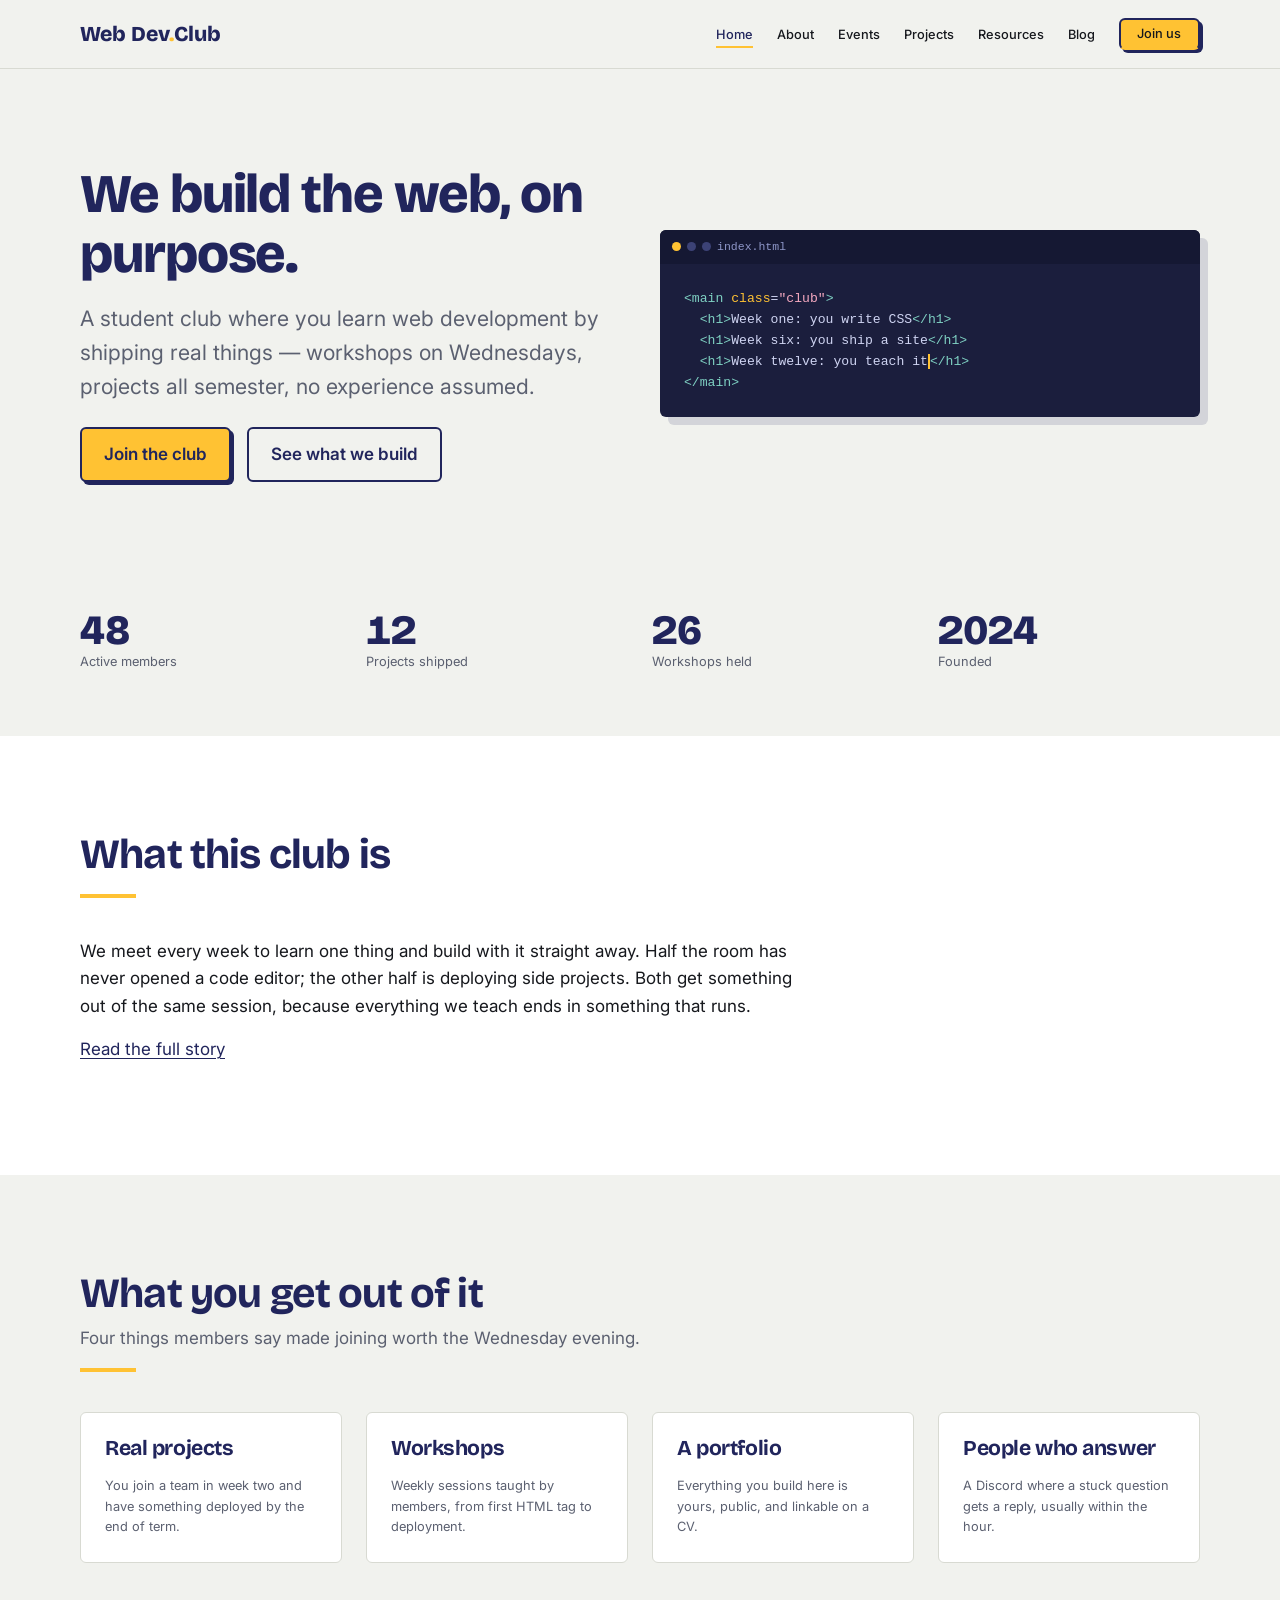
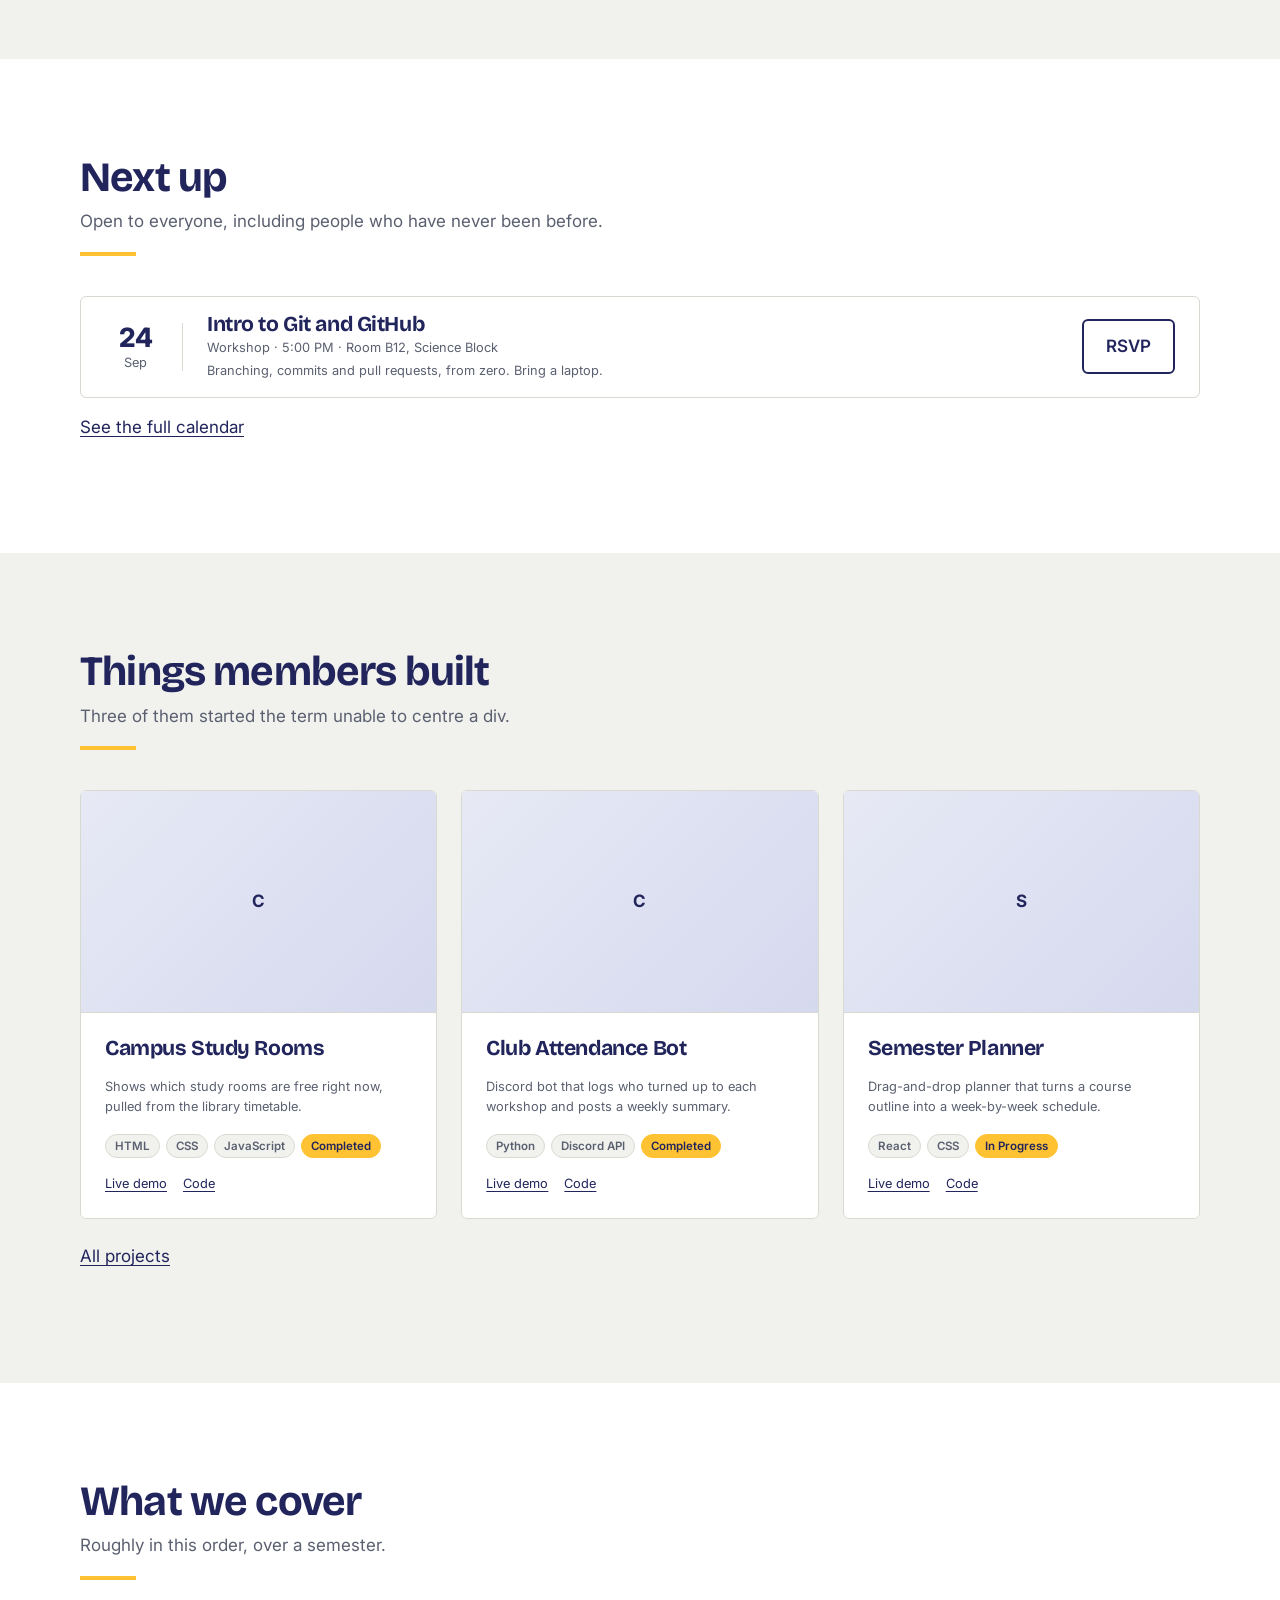
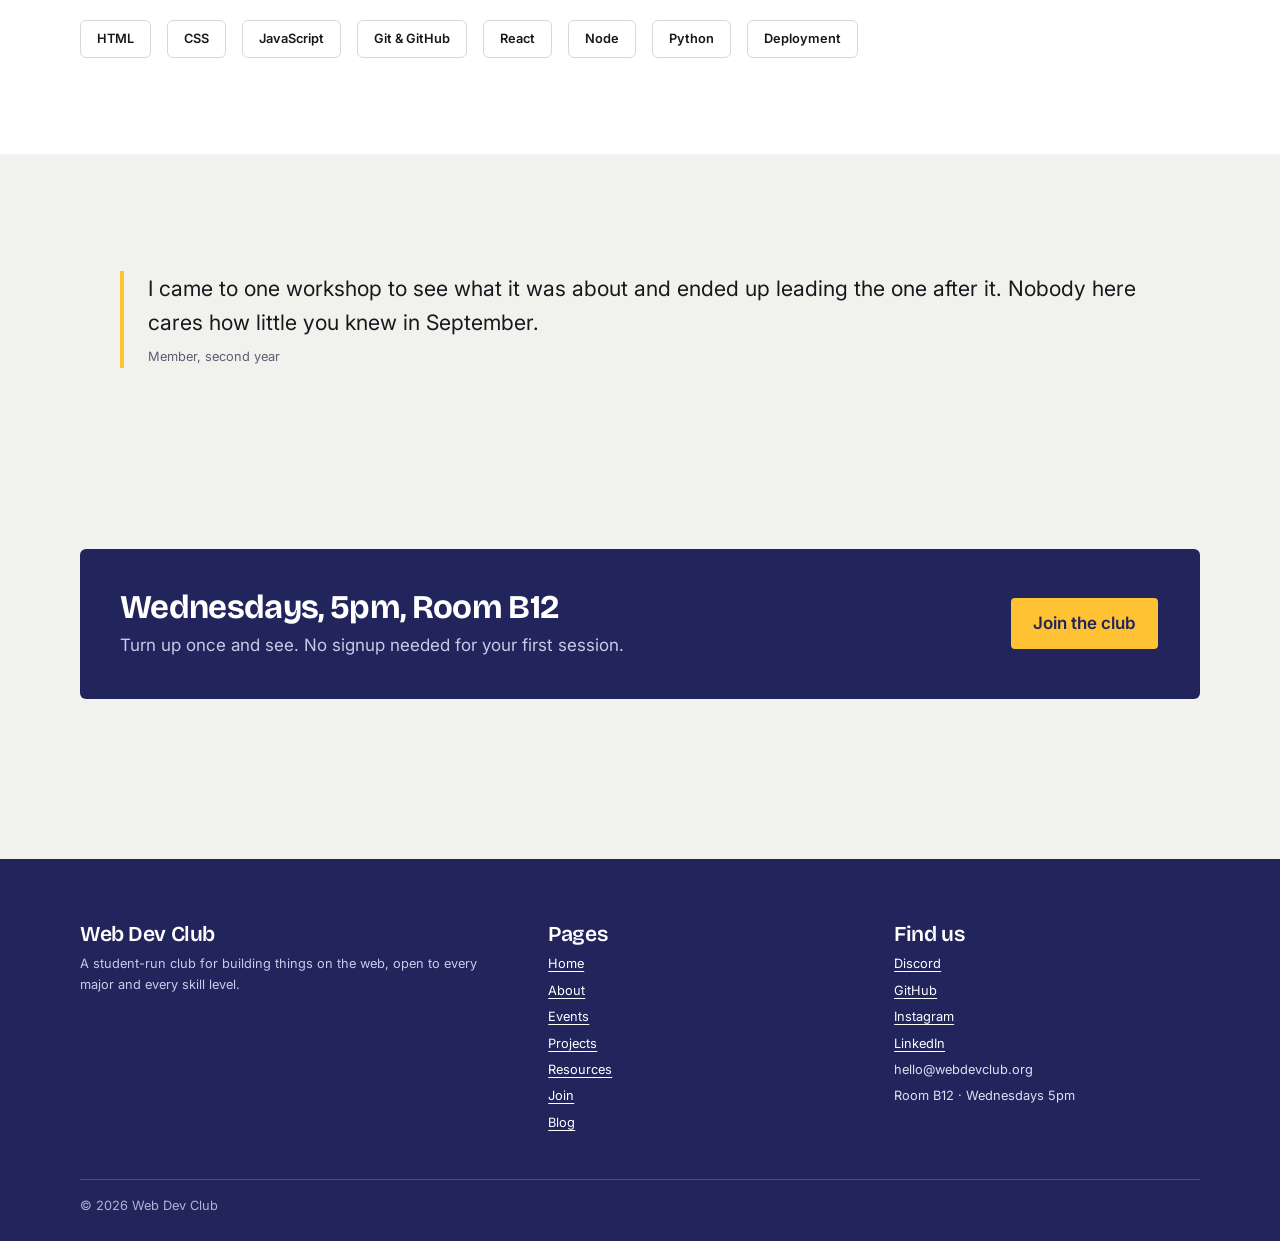
<file: index.html>
<!DOCTYPE html>
<html lang="en">
<head>
<meta charset="utf-8">
<meta name="viewport" content="width=device-width, initial-scale=1">
<title>Web Dev Club — build, ship, learn together</title>
<meta name="description" content="A student-run club where members learn web development by building real projects, running workshops, and shipping work they can show.">

<link rel="preconnect" href="https://fonts.googleapis.com">
<link rel="preconnect" href="https://fonts.gstatic.com" crossorigin>
<link href="https://fonts.googleapis.com/css2?family=Bricolage+Grotesque:opsz,wght@12..96,400;12..96,700;12..96,800&family=Inter:wght@400;500;600;700&display=swap" rel="stylesheet">
<link rel="stylesheet" href="styles.css">
<!-- Marks the page as scripted before first paint, so the hero reveal
     never flashes and a no-JS visitor sees everything immediately. -->
<script>document.documentElement.classList.add("js");</script>
</head>
<body>

<a class="skip-link" href="#main">Skip to content</a>

<!-- NAVBAR — identical on all seven pages. Copy this block as-is;
     main.js adds the active-page marker automatically. -->
<header class="nav">
  <div class="wrap nav__inner">
    <a class="nav__logo" href="index.html">Web Dev<span>.</span>Club</a>
    <button class="nav__toggle" aria-expanded="false" aria-controls="nav-links">Menu</button>
    <ul class="nav__links" id="nav-links">
      <li><a href="index.html">Home</a></li>
      <li><a href="about.html">About</a></li>
      <li><a href="events.html">Events</a></li>
      <li><a href="projects.html">Projects</a></li>
      <li><a href="resources.html">Resources</a></li>
      <li><a href="blog.html">Blog</a></li>
      <li><a class="btn btn--join" href="join.html">Join us</a></li>
    </ul>
  </div>
</header>

<main id="main">

  <!-- HERO — source on the left, rendered result on the right. The club's
       own subject matter used as the visual. This is the one loud moment
       on the site; everything below it stays deliberately quiet. -->
  <section class="hero wrap">
    <div class="hero__grid">
      <div class="reveal">
        <h1>We build the web, on purpose.</h1>
        <p class="hero__lede">
          A student club where you learn web development by shipping real things —
          workshops on Wednesdays, projects all semester, no experience assumed.
        </p>
        <div class="hero__actions">
          <a class="btn btn--join" href="join.html">Join the club</a>
          <a class="btn btn--ghost" href="projects.html">See what we build</a>
        </div>
      </div>

      <div class="code-pane reveal" aria-hidden="true">
        <div class="code-pane__bar">
          <span class="code-pane__dot"></span>
          <span class="code-pane__dot"></span>
          <span class="code-pane__dot"></span>
          <span>index.html</span>
        </div>
<pre><span class="t">&lt;main</span> <span class="a">class</span>=<span class="s">"club"</span><span class="t">&gt;</span>
  <span class="t">&lt;h1&gt;</span>Week one: you write CSS<span class="t">&lt;/h1&gt;</span>
  <span class="t">&lt;h1&gt;</span>Week six: you ship a site<span class="t">&lt;/h1&gt;</span>
  <span class="t">&lt;h1&gt;</span><span class="type-line">Week twelve: you teach it</span><span class="t">&lt;/h1&gt;</span>
<span class="t">&lt;/main&gt;</span></pre>
      </div>
    </div>
  </section>

  <!-- QUICK STATS — replace these four numbers with the club's real ones
       before submitting. -->
  <section class="section section--tight">
    <div class="wrap stats">
      <div class="stat"><span class="stat__num" data-count>48</span><div class="stat__label">Active members</div></div>
      <div class="stat"><span class="stat__num" data-count>12</span><div class="stat__label">Projects shipped</div></div>
      <div class="stat"><span class="stat__num" data-count>26</span><div class="stat__label">Workshops held</div></div>
      <div class="stat"><span class="stat__num">2024</span><div class="stat__label">Founded</div></div>
    </div>
  </section>

  <!-- ABOUT SNIPPET -->
  <section class="section section--card">
    <div class="wrap">
      <div class="section-head">
        <h2>What this club is</h2>
      </div>
      <p>
        We meet every week to learn one thing and build with it straight away.
        Half the room has never opened a code editor; the other half is deploying
        side projects. Both get something out of the same session, because
        everything we teach ends in something that runs.
      </p>
      <p><a href="about.html">Read the full story</a></p>
    </div>
  </section>

  <!-- WHY JOIN — four cards, expanded in full on the About and Join pages. -->
  <section class="section">
    <div class="wrap">
      <div class="section-head">
        <h2>What you get out of it</h2>
        <p>Four things members say made joining worth the Wednesday evening.</p>
      </div>
      <div class="grid grid--4">
        <div class="card">
          <h3>Real projects</h3>
          <p>You join a team in week two and have something deployed by the end of term.</p>
        </div>
        <div class="card">
          <h3>Workshops</h3>
          <p>Weekly sessions taught by members, from first HTML tag to deployment.</p>
        </div>
        <div class="card">
          <h3>A portfolio</h3>
          <p>Everything you build here is yours, public, and linkable on a CV.</p>
        </div>
        <div class="card">
          <h3>People who answer</h3>
          <p>A Discord where a stuck question gets a reply, usually within the hour.</p>
        </div>
      </div>
    </div>
  </section>

  <!-- NEXT EVENT — rendered by main.js from data/events.js. -->
  <section class="section section--card">
    <div class="wrap">
      <div class="section-head">
        <h2>Next up</h2>
        <p>Open to everyone, including people who have never been before.</p>
      </div>
      <div data-events="next"></div>
      <p><a href="events.html">See the full calendar</a></p>
    </div>
  </section>

  <!-- FEATURED PROJECTS — rendered by main.js from data/projects.js. -->
  <section class="section">
    <div class="wrap">
      <div class="section-head">
        <h2>Things members built</h2>
        <p>Three of them started the term unable to centre a div.</p>
      </div>
      <div class="grid grid--3" data-projects="featured"></div>
      <p style="margin-top:var(--s-3)"><a href="projects.html">All projects</a></p>
    </div>
  </section>

  <!-- TECH STRIP -->
  <section class="section section--card">
    <div class="wrap">
      <div class="section-head">
        <h2>What we cover</h2>
        <p>Roughly in this order, over a semester.</p>
      </div>
      <ul class="tech">
        <li>HTML</li><li>CSS</li><li>JavaScript</li><li>Git &amp; GitHub</li>
        <li>React</li><li>Node</li><li>Python</li><li>Deployment</li>
      </ul>
    </div>
  </section>

  <!-- MEMBER SPOTLIGHT — swap in a real quote from a member. -->
  <section class="section">
    <div class="wrap">
      <blockquote class="quote">
        I came to one workshop to see what it was about and ended up leading the
        one after it. Nobody here cares how little you knew in September.
        <cite>Member, second year</cite>
      </blockquote>
    </div>
  </section>

  <!-- CTA BAND — reused on every page. -->
  <section class="section section--tight">
    <div class="wrap">
      <div class="cta-band">
        <div>
          <h2>Wednesdays, 5pm, Room B12</h2>
          <p>Turn up once and see. No signup needed for your first session.</p>
        </div>
        <a class="btn btn--join" href="join.html">Join the club</a>
      </div>
    </div>
  </section>

</main>

<!-- FOOTER — identical on all seven pages. -->
<footer class="footer">
  <div class="wrap">
    <div class="footer__cols">
      <div>
        <h4>Web Dev Club</h4>
        <p style="color:#c6cbe8;font-size:var(--step--1)">
          A student-run club for building things on the web, open to every
          major and every skill level.
        </p>
      </div>
      <div>
        <h4>Pages</h4>
        <ul>
          <li><a href="index.html">Home</a></li>
          <li><a href="about.html">About</a></li>
          <li><a href="events.html">Events</a></li>
          <li><a href="projects.html">Projects</a></li>
          <li><a href="resources.html">Resources</a></li>
          <li><a href="join.html">Join</a></li>
          <li><a href="blog.html">Blog</a></li>
        </ul>
      </div>
      <div>
        <h4>Find us</h4>
        <ul>
          <li><a href="#">Discord</a></li>
          <li><a href="#">GitHub</a></li>
          <li><a href="#">Instagram</a></li>
          <li><a href="#">LinkedIn</a></li>
          <li>hello@webdevclub.org</li>
          <li>Room B12 · Wednesdays 5pm</li>
        </ul>
      </div>
    </div>
    <div class="footer__bottom">© 2026 Web Dev Club</div>
  </div>
</footer>

<script src="data/events.js"></script>
<script src="data/projects.js"></script>
<script src="main.js"></script>
</body>
</html>
</file>
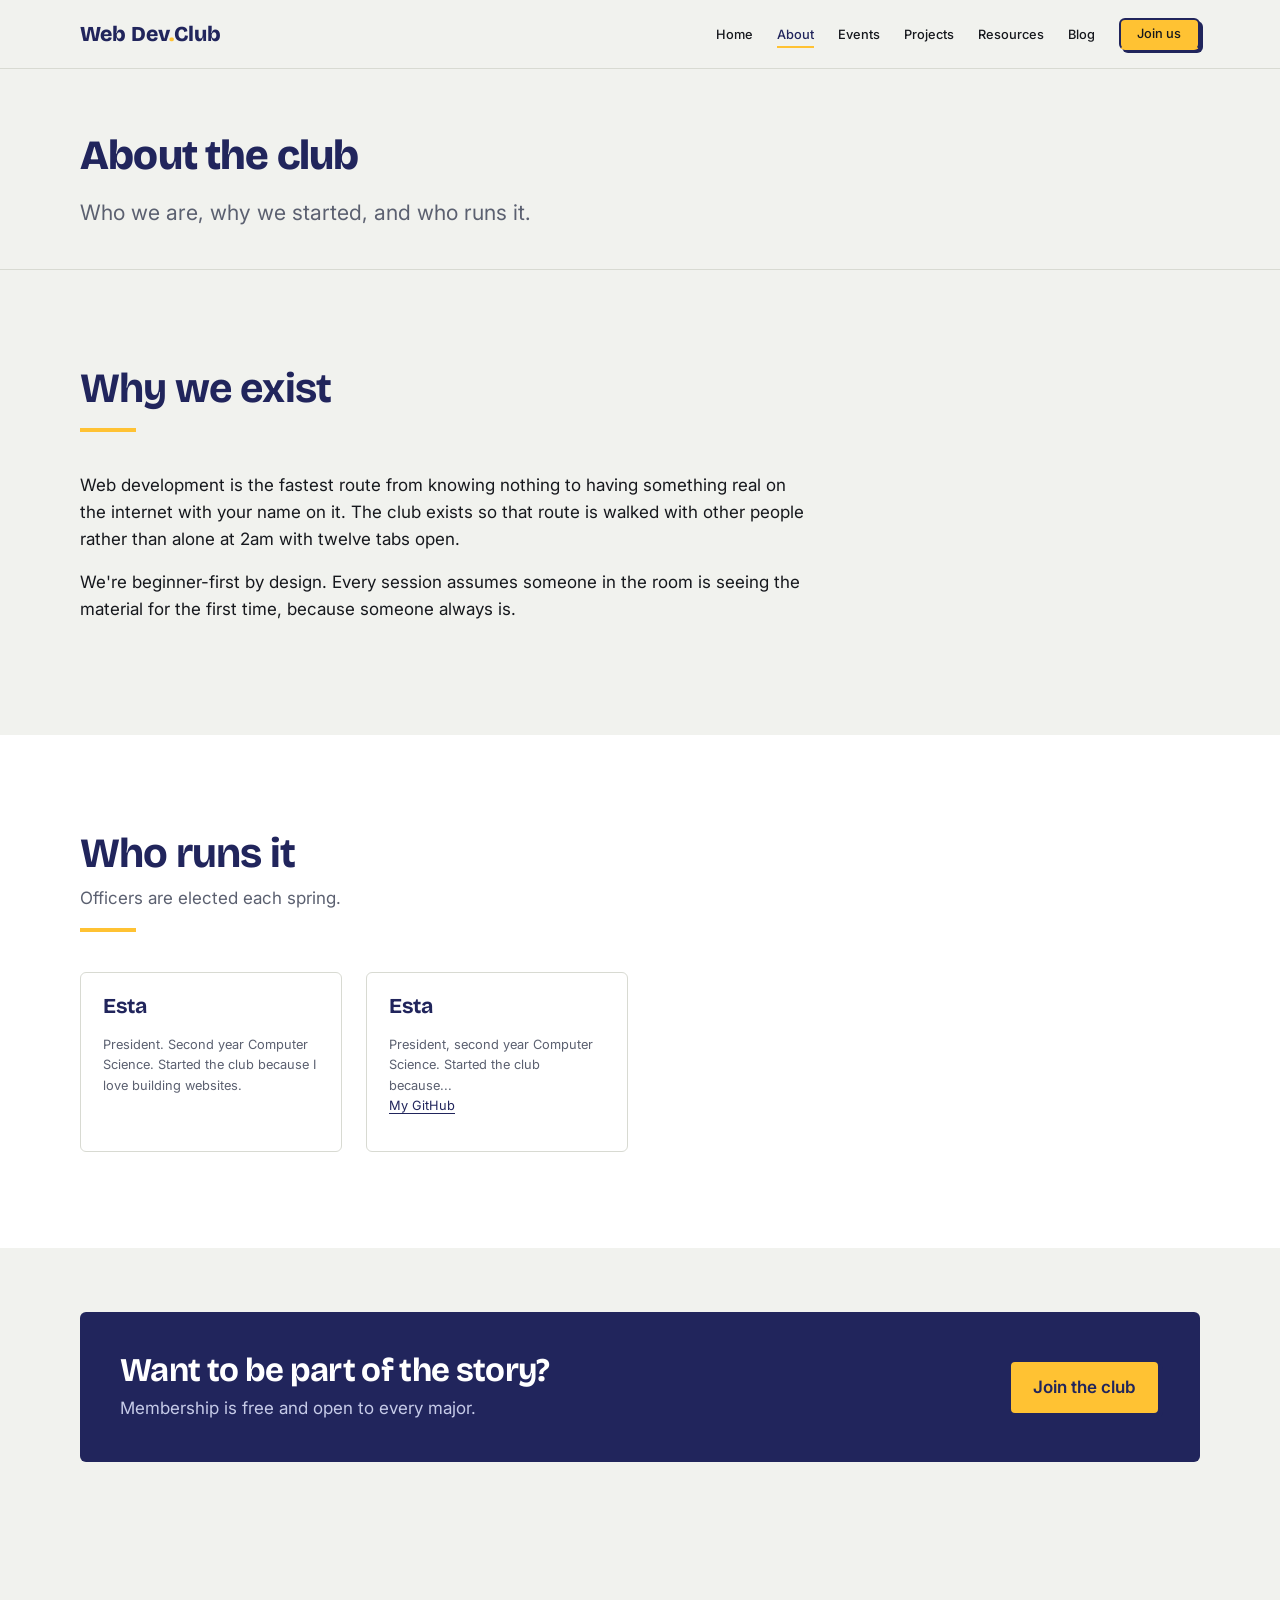
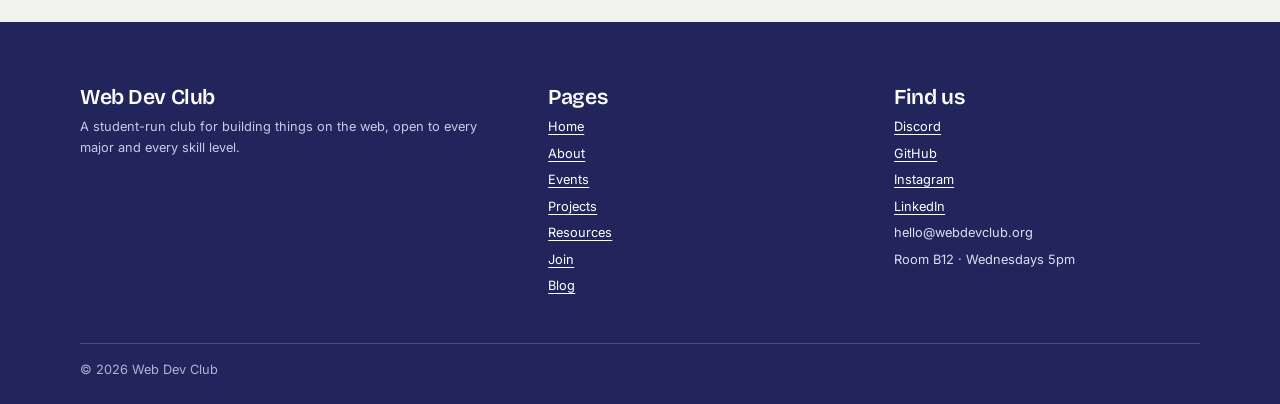
<file: about.html>
<!DOCTYPE html>
<html lang="en">
<head>
<meta charset="utf-8">
<meta name="viewport" content="width=device-width, initial-scale=1">
<title>About — Web Dev Club</title>
<meta name="description" content="Who we are, why the club exists, and who runs it.">

<link rel="preconnect" href="https://fonts.googleapis.com">
<link rel="preconnect" href="https://fonts.gstatic.com" crossorigin>
<link href="https://fonts.googleapis.com/css2?family=Bricolage+Grotesque:opsz,wght@12..96,400;12..96,700;12..96,800&family=Inter:wght@400;500;600;700&display=swap" rel="stylesheet">
<link rel="stylesheet" href="styles.css">
</head>
<body>

<a class="skip-link" href="#main">Skip to content</a>

<!-- NAVBAR — identical on all seven pages. Copy this block as-is;
     main.js adds the active-page marker automatically. -->
<header class="nav">
  <div class="wrap nav__inner">
    <a class="nav__logo" href="index.html">Web Dev<span>.</span>Club</a>
    <button class="nav__toggle" aria-expanded="false" aria-controls="nav-links">Menu</button>
    <ul class="nav__links" id="nav-links">
      <li><a href="index.html">Home</a></li>
      <li><a href="about.html">About</a></li>
      <li><a href="events.html">Events</a></li>
      <li><a href="projects.html">Projects</a></li>
      <li><a href="resources.html">Resources</a></li>
      <li><a href="blog.html">Blog</a></li>
      <li><a class="btn btn--join" href="join.html">Join us</a></li>
    </ul>
  </div>
</header>

<main id="main">

  <section class="page-head">
    <div class="wrap">
      <h1>About the club</h1>
      <p>Who we are, why we started, and who runs it.</p>
    </div>
  </section>


  <section class="section">
    <div class="wrap">
      <div class="section-head">
        <h2>Why we exist</h2>
      </div>
      <p>
        Web development is the fastest route from knowing nothing to having
        something real on the internet with your name on it. The club exists
        so that route is walked with other people rather than alone at 2am
        with twelve tabs open.
      </p>
      <p>
        We're beginner-first by design. Every session assumes someone in the
        room is seeing the material for the first time, because someone
        always is.
      </p>
    </div>
  </section>

  <!-- TODO (Esta): fill these in — they're the sections from your plan.
       Reuse .section-head, .grid and .card from index.html.
         1. Our story / milestones timeline
         2. What we do (expanded "why join" cards)
         3. Leadership team — grid of officer cards with photo, role, links
         4. Faculty advisor
         5. Meeting info
         6. Values / culture
         7. Photo gallery (optional) -->

  <section class="section section--card">
    <div class="wrap">
      <div class="section-head">
        <h2>Who runs it</h2>
        <p>Officers are elected each spring.</p>
      </div>
      <div class="grid grid--3">
<div class="grid grid--3">
  <div class="card">
    <h3>Esta</h3>
    <p>President. Second year Computer Science. Started the club because I love building websites.</p>
  </div>
  <div class="card">
    <h3>Esta</h3>
    <p>President, second year Computer Science. Started the club because...</p>
    <p><a href="https://github.com/tumuhairweangella564-ctrl">My GitHub</a></p>
  </div>
  <!-- Copy this card for each officer. -->
</div>
    </div>
  </section>

  <section class="section section--tight">
    <div class="wrap">
      <div class="cta-band">
        <div>
          <h2>Want to be part of the story?</h2>
          <p>Membership is free and open to every major.</p>
        </div>
        <a class="btn btn--join" href="join.html">Join the club</a>
      </div>
    </div>
  </section>

</main>

<!-- FOOTER — identical on all seven pages. -->
<footer class="footer">
  <div class="wrap">
    <div class="footer__cols">
      <div>
        <h4>Web Dev Club</h4>
        <p style="color:#c6cbe8;font-size:var(--step--1)">
          A student-run club for building things on the web, open to every
          major and every skill level.
        </p>
      </div>
      <div>
        <h4>Pages</h4>
        <ul>
          <li><a href="index.html">Home</a></li>
          <li><a href="about.html">About</a></li>
          <li><a href="events.html">Events</a></li>
          <li><a href="projects.html">Projects</a></li>
          <li><a href="resources.html">Resources</a></li>
          <li><a href="join.html">Join</a></li>
          <li><a href="blog.html">Blog</a></li>
        </ul>
      </div>
      <div>
        <h4>Find us</h4>
        <ul>
          <li><a href="#">Discord</a></li>
          <li><a href="#">GitHub</a></li>
          <li><a href="#">Instagram</a></li>
          <li><a href="#">LinkedIn</a></li>
          <li>hello@webdevclub.org</li>
          <li>Room B12 · Wednesdays 5pm</li>
        </ul>
      </div>
    </div>
    <div class="footer__bottom">© 2026 Web Dev Club</div>
  </div>
</footer>

<script src="data/events.js"></script>
<script src="data/projects.js"></script>
<script src="main.js"></script>
</body>
</html>
</file>
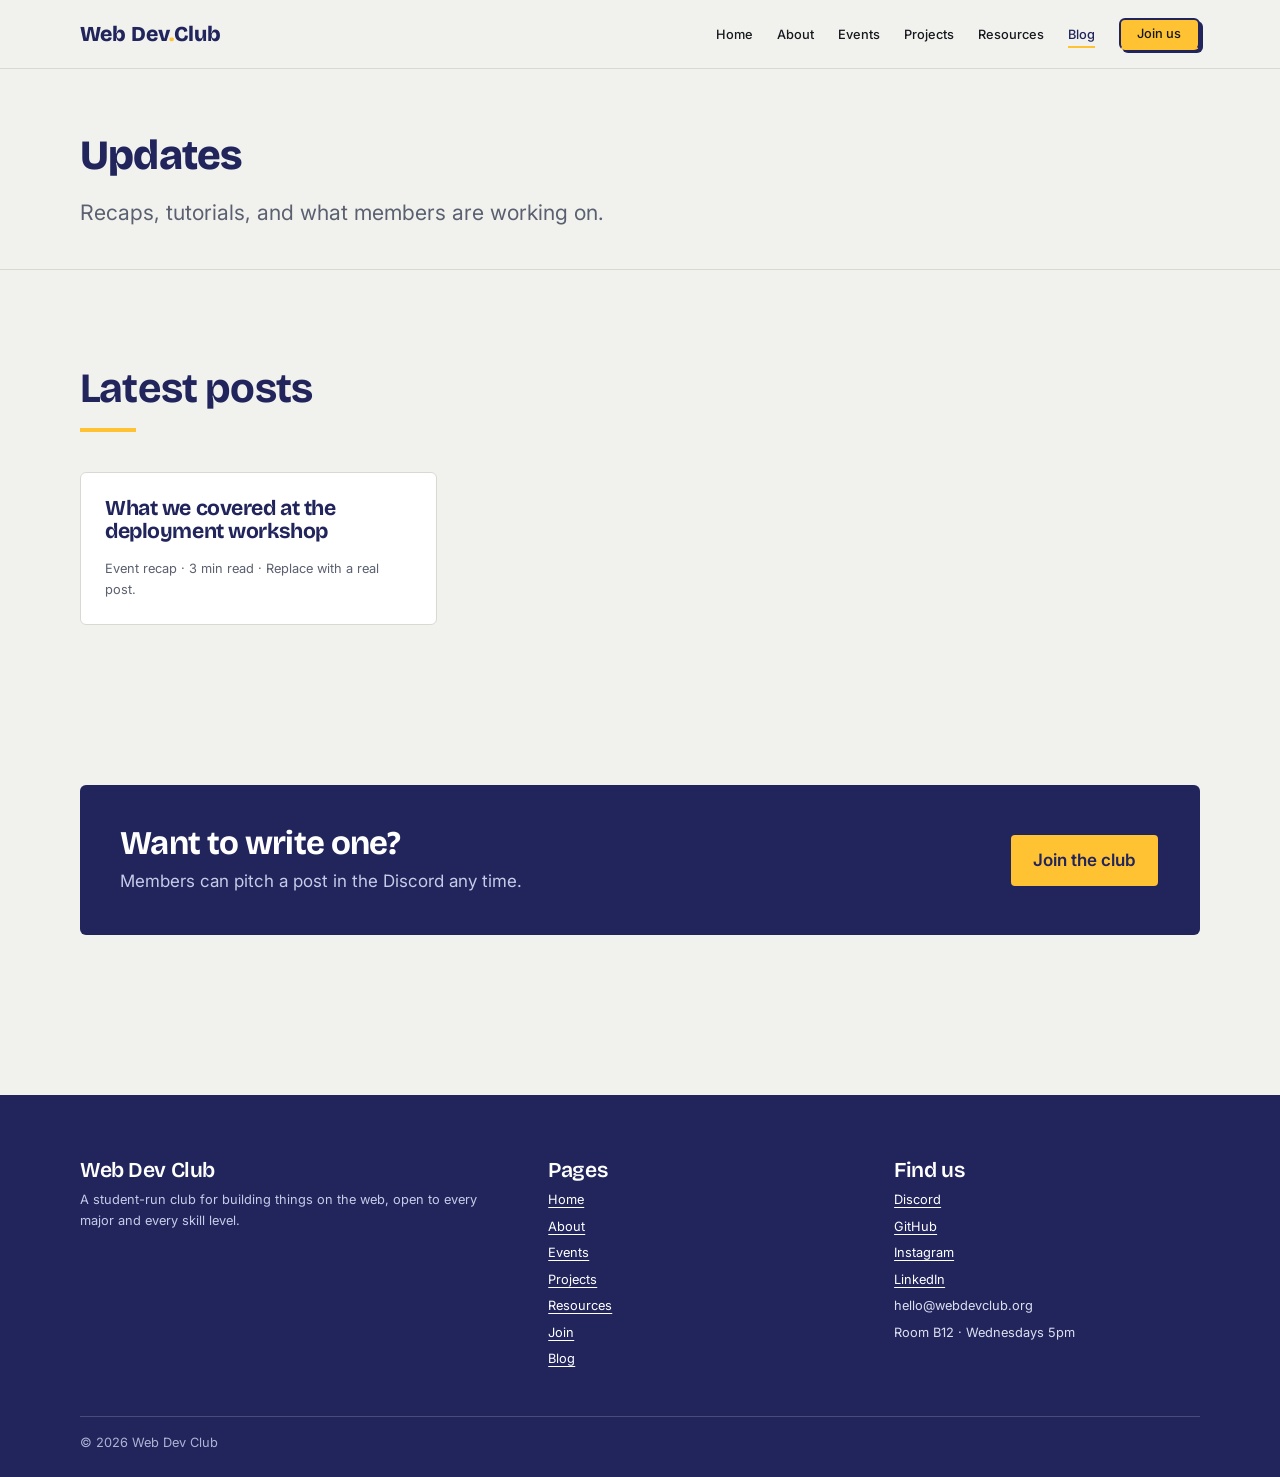
<file: blog.html>
<!DOCTYPE html>
<html lang="en">
<head>
<meta charset="utf-8">
<meta name="viewport" content="width=device-width, initial-scale=1">
<title>Blog — Web Dev Club</title>
<meta name="description" content="Recaps, tutorials and member spotlights from the Web Dev Club.">

<link rel="preconnect" href="https://fonts.googleapis.com">
<link rel="preconnect" href="https://fonts.gstatic.com" crossorigin>
<link href="https://fonts.googleapis.com/css2?family=Bricolage+Grotesque:opsz,wght@12..96,400;12..96,700;12..96,800&family=Inter:wght@400;500;600;700&display=swap" rel="stylesheet">
<link rel="stylesheet" href="styles.css">
</head>
<body>

<a class="skip-link" href="#main">Skip to content</a>

<!-- NAVBAR — identical on all seven pages. Copy this block as-is;
     main.js adds the active-page marker automatically. -->
<header class="nav">
  <div class="wrap nav__inner">
    <a class="nav__logo" href="index.html">Web Dev<span>.</span>Club</a>
    <button class="nav__toggle" aria-expanded="false" aria-controls="nav-links">Menu</button>
    <ul class="nav__links" id="nav-links">
      <li><a href="index.html">Home</a></li>
      <li><a href="about.html">About</a></li>
      <li><a href="events.html">Events</a></li>
      <li><a href="projects.html">Projects</a></li>
      <li><a href="resources.html">Resources</a></li>
      <li><a href="blog.html">Blog</a></li>
      <li><a class="btn btn--join" href="join.html">Join us</a></li>
    </ul>
  </div>
</header>

<main id="main">

  <section class="page-head">
    <div class="wrap">
      <h1>Updates</h1>
      <p>Recaps, tutorials, and what members are working on.</p>
    </div>
  </section>


  <section class="section">
    <div class="wrap">
      <div class="section-head">
        <h2>Latest posts</h2>
      </div>
      <div class="grid grid--3">
        <article class="card">
          <h3>What we covered at the deployment workshop</h3>
          <p>Event recap · 3 min read · Replace with a real post.</p>
        </article>
        <!-- Copy this card for each post, or move posts into a data file
             like data/events.js if you'd rather not edit HTML each time. -->
      </div>
    </div>
  </section>

  <!-- TODO (Esta): category filter, featured post banner,
       individual post template page, author bios, newsletter signup. -->

  <section class="section section--tight">
    <div class="wrap">
      <div class="cta-band">
        <div>
          <h2>Want to write one?</h2>
          <p>Members can pitch a post in the Discord any time.</p>
        </div>
        <a class="btn btn--join" href="join.html">Join the club</a>
      </div>
    </div>
  </section>

</main>

<!-- FOOTER — identical on all seven pages. -->
<footer class="footer">
  <div class="wrap">
    <div class="footer__cols">
      <div>
        <h4>Web Dev Club</h4>
        <p style="color:#c6cbe8;font-size:var(--step--1)">
          A student-run club for building things on the web, open to every
          major and every skill level.
        </p>
      </div>
      <div>
        <h4>Pages</h4>
        <ul>
          <li><a href="index.html">Home</a></li>
          <li><a href="about.html">About</a></li>
          <li><a href="events.html">Events</a></li>
          <li><a href="projects.html">Projects</a></li>
          <li><a href="resources.html">Resources</a></li>
          <li><a href="join.html">Join</a></li>
          <li><a href="blog.html">Blog</a></li>
        </ul>
      </div>
      <div>
        <h4>Find us</h4>
        <ul>
          <li><a href="#">Discord</a></li>
          <li><a href="#">GitHub</a></li>
          <li><a href="#">Instagram</a></li>
          <li><a href="#">LinkedIn</a></li>
          <li>hello@webdevclub.org</li>
          <li>Room B12 · Wednesdays 5pm</li>
        </ul>
      </div>
    </div>
    <div class="footer__bottom">© 2026 Web Dev Club</div>
  </div>
</footer>

<script src="data/events.js"></script>
<script src="data/projects.js"></script>
<script src="main.js"></script>
</body>
</html>
</file>
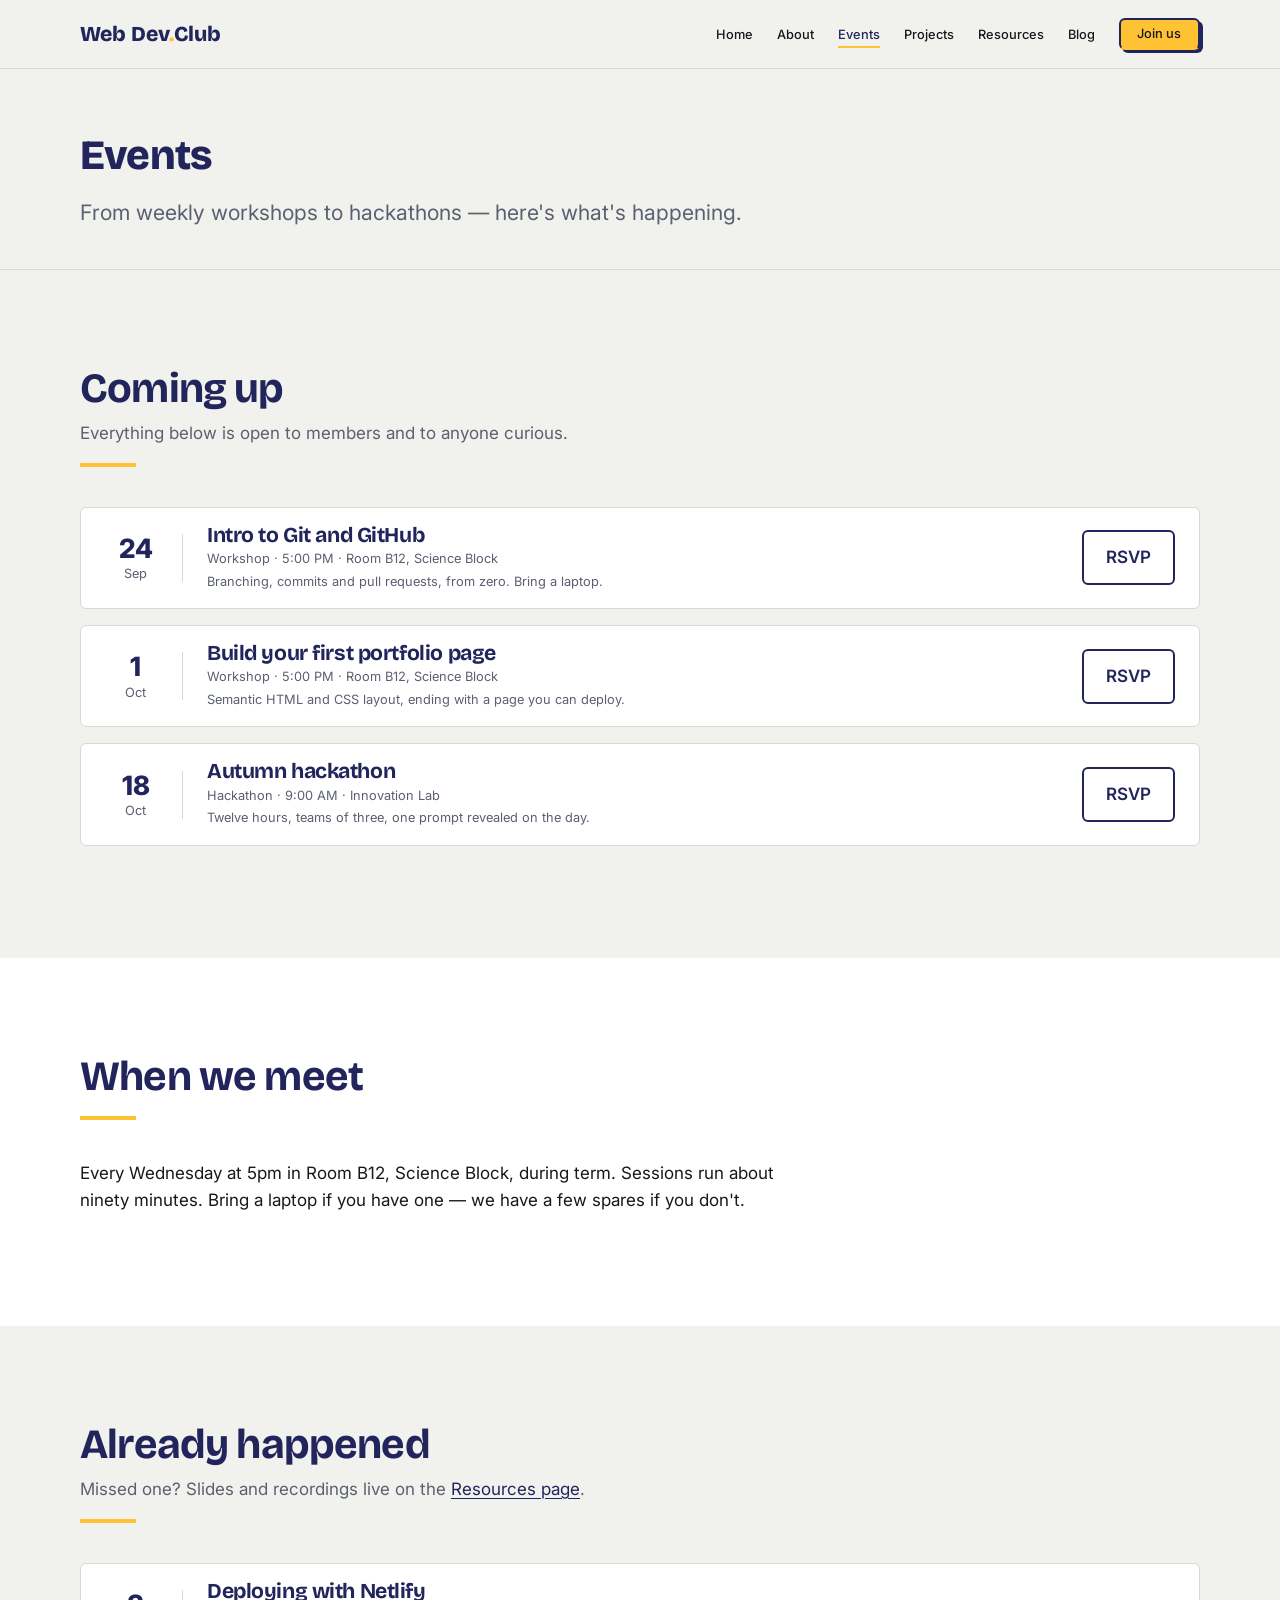
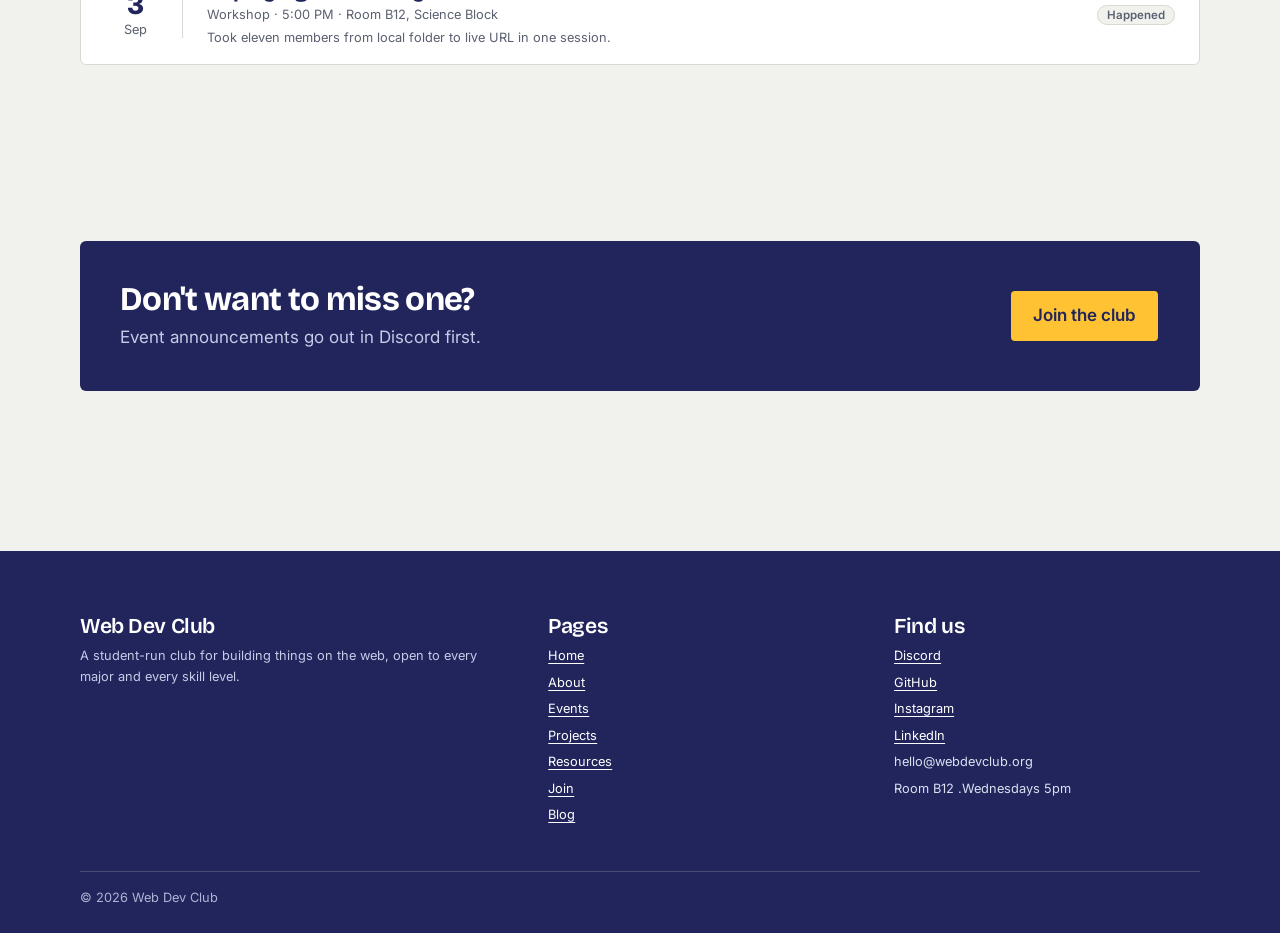
<file: events.html>
<!DOCTYPE html>
<html lang="en">
<head>
<meta charset="utf-8">
<meta name="viewport" content="width=device-width, initial-scale=1">
<title>Events — Web Dev Club</title>
<meta name="description" content="Workshops, hackathons and socials run by the Web Dev Club.">

<link rel="preconnect" href="https://fonts.googleapis.com">
<link rel="preconnect" href="https://fonts.gstatic.com" crossorigin>
<link href="https://fonts.googleapis.com/css2?family=Bricolage+Grotesque:opsz,wght@12..96,400;12..96,700;12..96,800&family=Inter:wght@400;500;600;700&display=swap" rel="stylesheet">
<link rel="stylesheet" href="styles.css">
</head>
<body>

<a class="skip-link" href="#main">Skip to content</a>

<!-- NAVBAR — identical on all seven pages. Copy this block as-is;
     main.js adds the active-page marker automatically. -->
<header class="nav">
  <div class="wrap nav__inner">
    <a class="nav__logo" href="index.html">Web Dev<span>.</span>Club</a>
    <button class="nav__toggle" aria-expanded="false" aria-controls="nav-links">Menu</button>
    <ul class="nav__links" id="nav-links">
      <li><a href="index.html">Home</a></li>
      <li><a href="about.html">About</a></li>
      <li><a href="events.html">Events</a></li>
      <li><a href="projects.html">Projects</a></li>
      <li><a href="resources.html">Resources</a></li>
      <li><a href="blog.html">Blog</a></li>
      <li><a class="btn btn--join" href="join.html">Join us</a></li>
    </ul>
  </div>
</header>

<main id="main">

  <section class="page-head">
    <div class="wrap">
      <h1>Events</h1>
      <p>From weekly workshops to hackathons — here's what's happening.</p>
    </div>
  </section>


  <section class="section">
    <div class="wrap">
      <div class="section-head">
        <h2>Coming up</h2>
        <p>Everything below is open to members and to anyone curious.</p>
      </div>
      <!-- Rendered by main.js from data/events.js -->
      <div data-events="upcoming"></div>
    </div>
  </section>

  <section class="section section--card">
    <div class="wrap">
      <div class="section-head">
        <h2>When we meet</h2>
      </div>
      <p>
        Every Wednesday at 5pm in Room B12, Science Block, during term.
        Sessions run about ninety minutes. Bring a laptop if you have one —
        we have a few spares if you don't.
      </p>
    </div>
  </section>

  <section class="section">
    <div class="wrap">
      <div class="section-head">
        <h2>Already happened</h2>
        <p>Missed one? Slides and recordings live on the <a href="resources.html">Resources page</a>.</p>
      </div>
      <div data-events="past"></div>
    </div>
  </section>

  <!-- TODO (Esta): optional sections from the plan, if there's time —
       category filter tabs, calendar embed, "suggest an event" form. -->

  <section class="section section--tight">
    <div class="wrap">
      <div class="cta-band">
        <div>
          <h2>Don't want to miss one?</h2>
          <p>Event announcements go out in Discord first.</p>
        </div>
        <a class="btn btn--join" href="join.html">Join the club</a>
      </div>
    </div>
  </section>

</main>

<!-- FOOTER — identical on all seven pages. -->
<footer class="footer">
  <div class="wrap">
    <div class="footer__cols">
      <div>
        <h4>Web Dev Club</h4>
        <p style="color:#c6cbe8;font-size:var(--step--1)">
          A student-run club for building things on the web, open to every
          major and every skill level.
        </p>
      </div>
      <div>
        <h4>Pages</h4>
        <ul>
          <li><a href="index.html">Home</a></li>
          <li><a href="about.html">About</a></li>
          <li><a href="events.html">Events</a></li>
          <li><a href="projects.html">Projects</a></li>
          <li><a href="resources.html">Resources</a></li>
          <li><a href="join.html">Join</a></li>
          <li><a href="blog.html">Blog</a></li>
        </ul>
      </div>
      <div>
        <h4>Find us</h4>
        <ul>
          <li><a href="#">Discord</a></li>
          <li><a href="#">GitHub</a></li>
          <li><a href="#">Instagram</a></li>
          <li><a href="#">LinkedIn</a></li>
          <li>hello@webdevclub.org</li>
          <li>Room B12 .Wednesdays 5pm</li>
        </ul>
      </div>
    </div>
    <div class="footer__bottom">© 2026 Web Dev Club</div>
  </div>
</footer>

<script src="data/events.js"></script>
<script src="data/projects.js"></script>
<script src="main.js"></script>
</body>
</html>
</file>
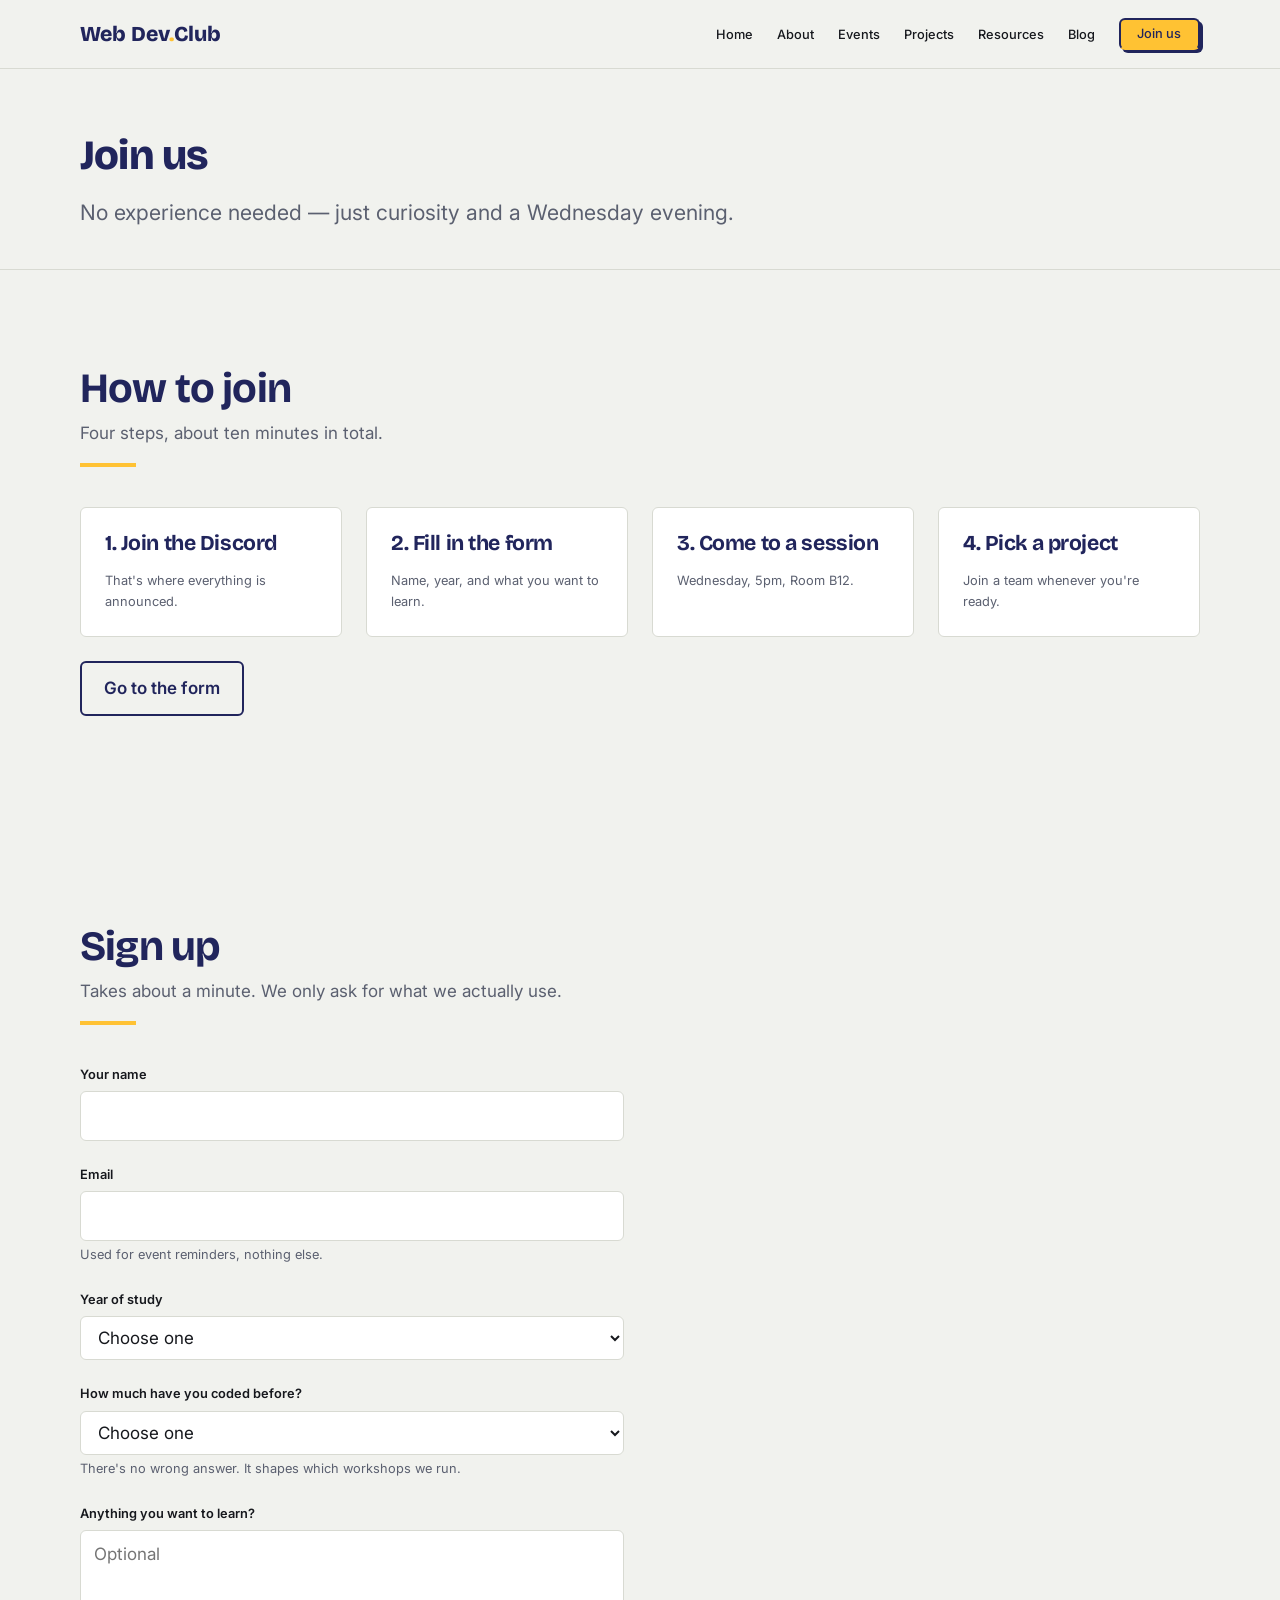
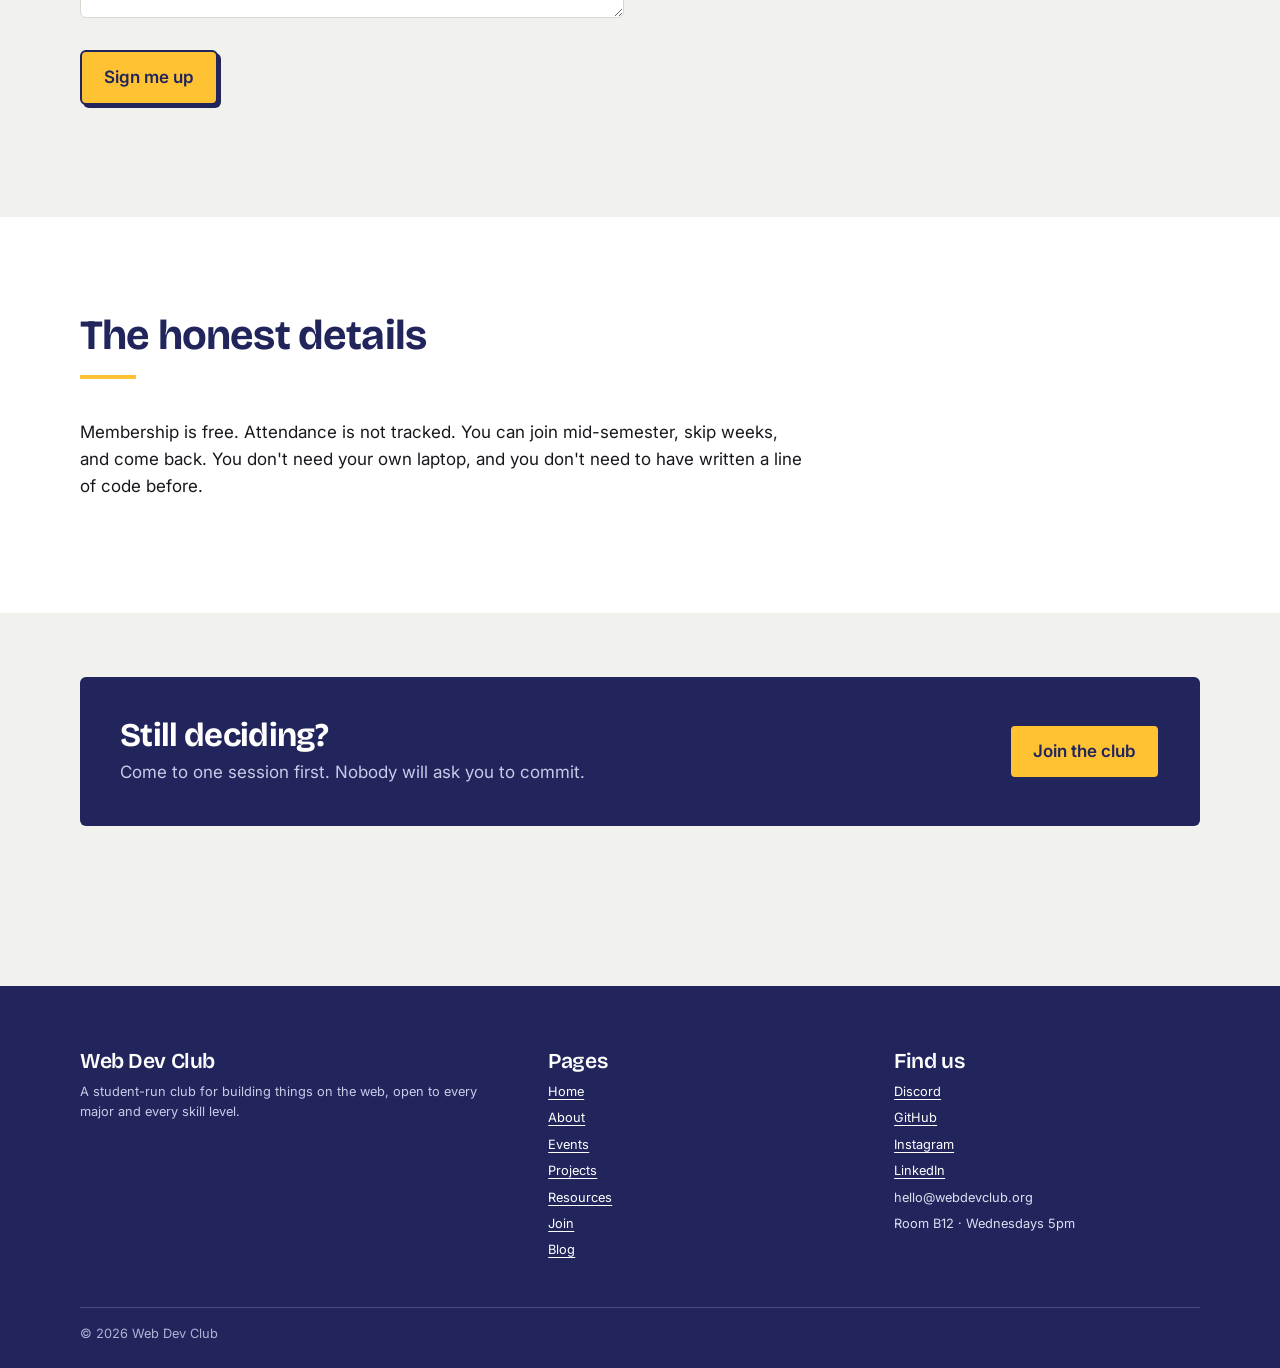
<file: join.html>
<!DOCTYPE html>
<html lang="en">
<head>
<meta charset="utf-8">
<meta name="viewport" content="width=device-width, initial-scale=1">
<title>Join — Web Dev Club</title>
<meta name="description" content="How to join the Web Dev Club. No experience needed, no fees.">

<link rel="preconnect" href="https://fonts.googleapis.com">
<link rel="preconnect" href="https://fonts.gstatic.com" crossorigin>
<link href="https://fonts.googleapis.com/css2?family=Bricolage+Grotesque:opsz,wght@12..96,400;12..96,700;12..96,800&family=Inter:wght@400;500;600;700&display=swap" rel="stylesheet">
<link rel="stylesheet" href="styles.css">
<script>document.documentElement.classList.add("js");</script>
</head>
<body>

<a class="skip-link" href="#main">Skip to content</a>

<!-- NAVBAR — identical on all seven pages. Copy this block as-is;
     main.js adds the active-page marker automatically. -->
<header class="nav">
  <div class="wrap nav__inner">
    <a class="nav__logo" href="index.html">Web Dev<span>.</span>Club</a>
    <button class="nav__toggle" aria-expanded="false" aria-controls="nav-links">Menu</button>
    <ul class="nav__links" id="nav-links">
      <li><a href="index.html">Home</a></li>
      <li><a href="about.html">About</a></li>
      <li><a href="events.html">Events</a></li>
      <li><a href="projects.html">Projects</a></li>
      <li><a href="resources.html">Resources</a></li>
      <li><a href="blog.html">Blog</a></li>
      <li><a class="btn btn--join" href="join.html">Join us</a></li>
    </ul>
  </div>
</header>

<main id="main">

  <section class="page-head">
    <div class="wrap">
      <h1>Join us</h1>
      <p>No experience needed — just curiosity and a Wednesday evening.</p>
    </div>
  </section>


  <section class="section">
    <div class="wrap">
      <div class="section-head">
        <h2>How to join</h2>
        <p>Four steps, about ten minutes in total.</p>
      </div>
      <div class="grid grid--4">
        <div class="card"><h3>1. Join the Discord</h3><p>That's where everything is announced.</p></div>
        <div class="card"><h3>2. Fill in the form</h3><p>Name, year, and what you want to learn.</p></div>
        <div class="card"><h3>3. Come to a session</h3><p>Wednesday, 5pm, Room B12.</p></div>
        <div class="card"><h3>4. Pick a project</h3><p>Join a team whenever you're ready.</p></div>
      </div>
      <p style="margin-top:var(--s-3)"><a class="btn btn--ghost" href="#signup">Go to the form</a></p>
    </div>
  </section>


  <section class="section" id="signup">
    <div class="wrap">
      <div class="section-head">
        <h2>Sign up</h2>
        <p>Takes about a minute. We only ask for what we actually use.</p>
      </div>

      <!-- Validated and confirmed in the browser by main.js. A static site
           has no server to post to, so swap the action for a real form
           endpoint (Google Form, Formspree) once the club has one. -->
      <form class="form" data-join-form>
        <div class="field">
          <label for="name">Your name</label>
          <input type="text" id="name" name="name" autocomplete="name" data-required>
          <p class="field__error">We need a name to put on the list.</p>
        </div>

        <div class="field">
          <label for="email">Email</label>
          <input type="email" id="email" name="email" autocomplete="email" data-required>
          <p class="field__hint">Used for event reminders, nothing else.</p>
          <p class="field__error">That doesn't look like an email address yet.</p>
        </div>

        <div class="field">
          <label for="year">Year of study</label>
          <select id="year" name="year" data-required>
            <option value="">Choose one</option>
            <option>First year</option>
            <option>Second year</option>
            <option>Third year</option>
            <option>Fourth year or beyond</option>
            <option>Not a student</option>
          </select>
          <p class="field__error">Pick a year so we know who's in the room.</p>
        </div>

        <div class="field">
          <label for="level">How much have you coded before?</label>
          <select id="level" name="level" data-required>
            <option value="">Choose one</option>
            <option>Never written any code</option>
            <option>Tried a tutorial or two</option>
            <option>Built something small</option>
            <option>Comfortable, want to build bigger things</option>
          </select>
          <p class="field__hint">There's no wrong answer. It shapes which workshops we run.</p>
          <p class="field__error">Pick whichever is closest.</p>
        </div>

        <div class="field">
          <label for="interests">Anything you want to learn?</label>
          <textarea id="interests" name="interests" placeholder="Optional"></textarea>
        </div>

        <button class="btn btn--join" type="submit">Sign me up</button>
        <p class="form__status" data-form-status role="alert"></p>
      </form>
    </div>
  </section>

  <section class="section section--card">
    <div class="wrap">
      <div class="section-head">
        <h2>The honest details</h2>
      </div>
      <p>
        Membership is free. Attendance is not tracked. You can join mid-semester,
        skip weeks, and come back. You don't need your own laptop, and you don't
        need to have written a line of code before.
      </p>
    </div>
  </section>

  <!-- TODO (Esta): remaining sections from your plan —
       membership tiers (optional), testimonials, FAQ, contact.
       Also: point the form at a real endpoint before launch. -->

  <section class="section section--tight">
    <div class="wrap">
      <div class="cta-band">
        <div>
          <h2>Still deciding?</h2>
          <p>Come to one session first. Nobody will ask you to commit.</p>
        </div>
        <a class="btn btn--join" href="join.html">Join the club</a>
      </div>
    </div>
  </section>

</main>

<!-- FOOTER — identical on all seven pages. -->
<footer class="footer">
  <div class="wrap">
    <div class="footer__cols">
      <div>
        <h4>Web Dev Club</h4>
        <p style="color:#c6cbe8;font-size:var(--step--1)">
          A student-run club for building things on the web, open to every
          major and every skill level.
        </p>
      </div>
      <div>
        <h4>Pages</h4>
        <ul>
          <li><a href="index.html">Home</a></li>
          <li><a href="about.html">About</a></li>
          <li><a href="events.html">Events</a></li>
          <li><a href="projects.html">Projects</a></li>
          <li><a href="resources.html">Resources</a></li>
          <li><a href="join.html">Join</a></li>
          <li><a href="blog.html">Blog</a></li>
        </ul>
      </div>
      <div>
        <h4>Find us</h4>
        <ul>
          <li><a href="#">Discord</a></li>
          <li><a href="#">GitHub</a></li>
          <li><a href="#">Instagram</a></li>
          <li><a href="#">LinkedIn</a></li>
          <li>hello@webdevclub.org</li>
          <li>Room B12 · Wednesdays 5pm</li>
        </ul>
      </div>
    </div>
    <div class="footer__bottom">© 2026 Web Dev Club</div>
  </div>
</footer>

<script src="data/events.js"></script>
<script src="data/projects.js"></script>
<script src="main.js"></script>
</body>
</html>
</file>
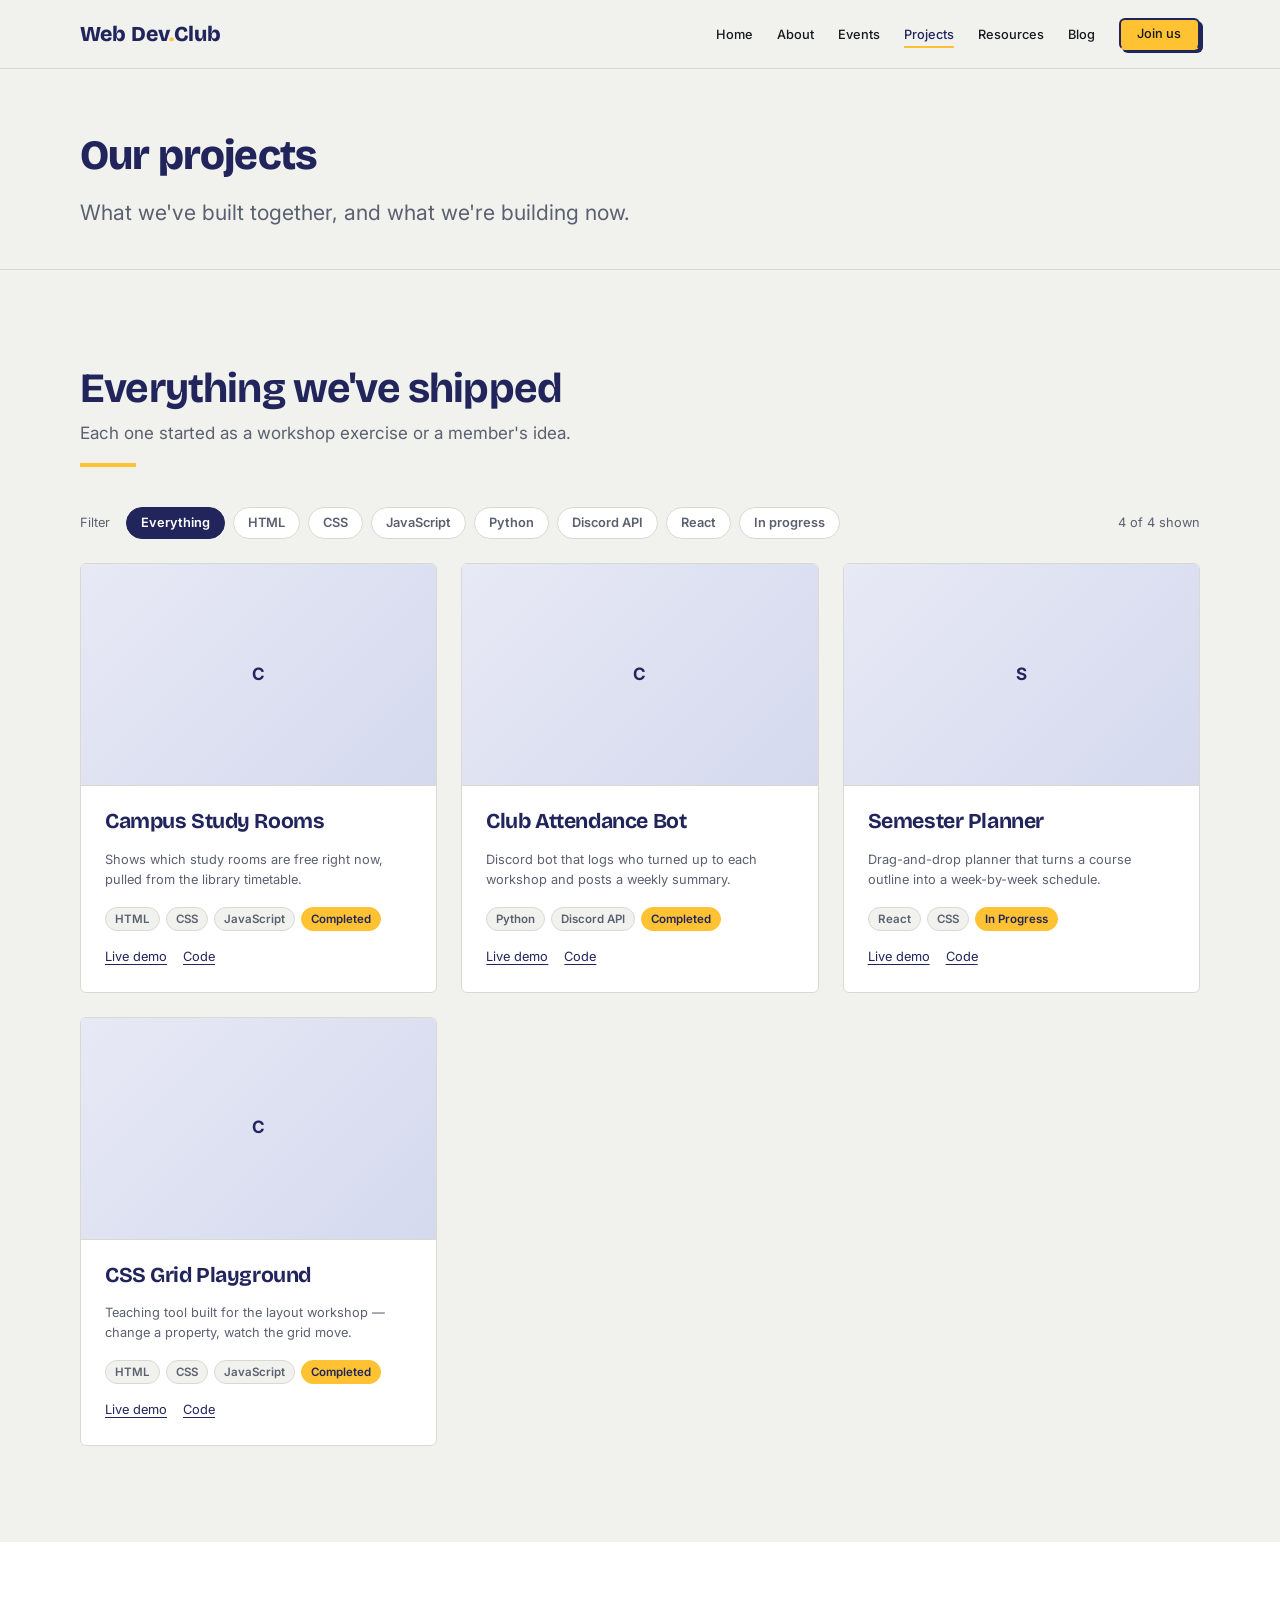
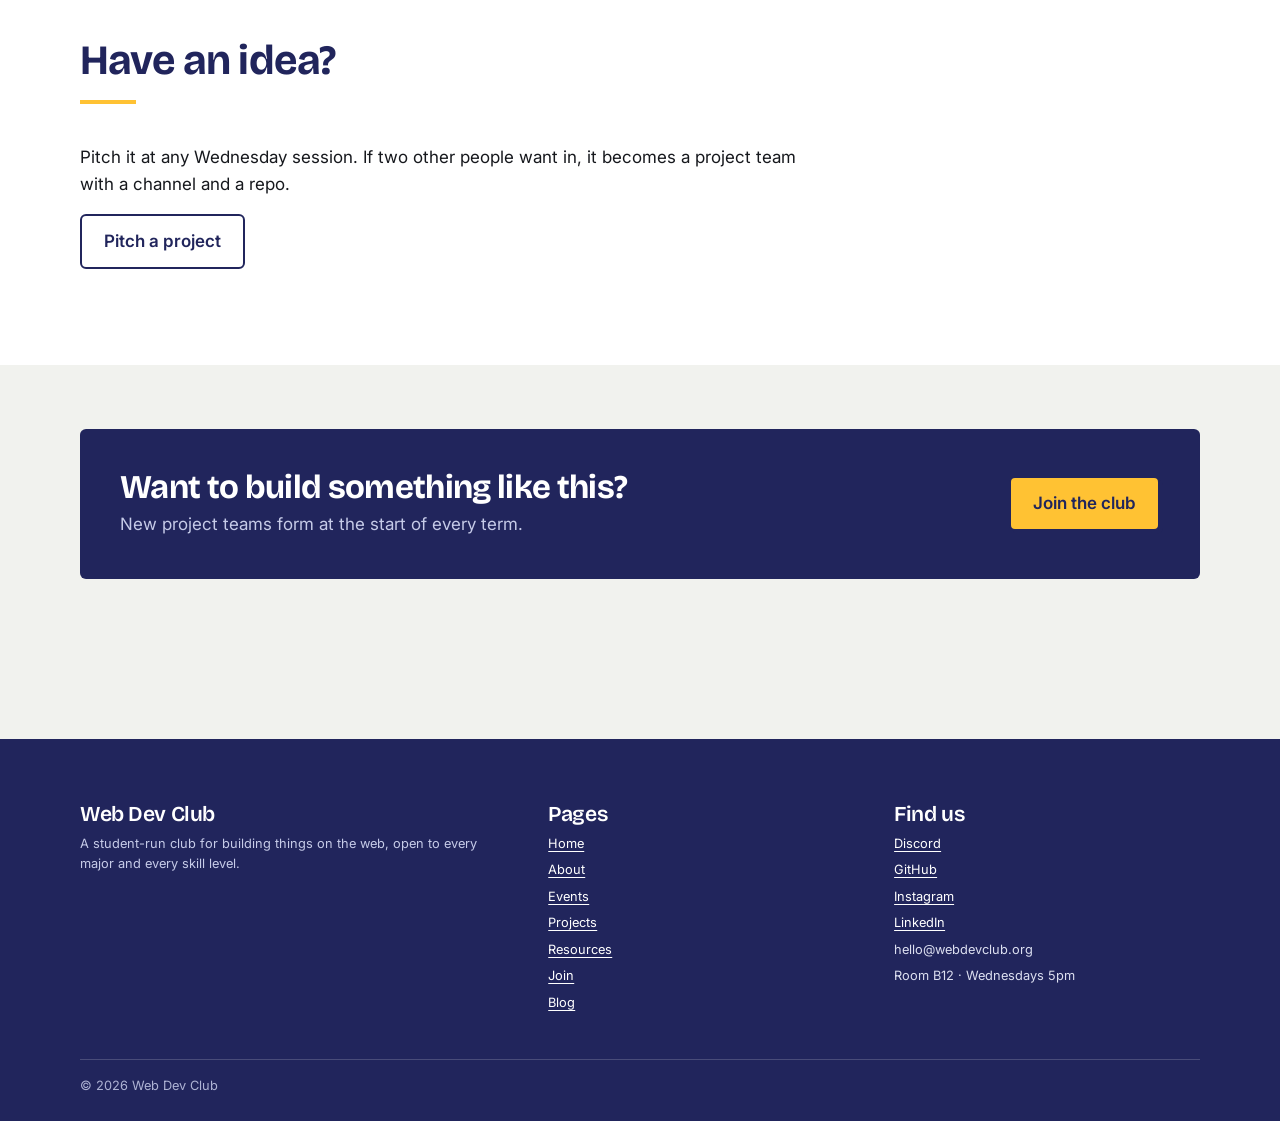
<file: projects.html>
<!DOCTYPE html>
<html lang="en">
<head>
<meta charset="utf-8">
<meta name="viewport" content="width=device-width, initial-scale=1">
<title>Projects — Web Dev Club</title>
<meta name="description" content="Projects built by members of the Web Dev Club, with live demos and source code.">

<link rel="preconnect" href="https://fonts.googleapis.com">
<link rel="preconnect" href="https://fonts.gstatic.com" crossorigin>
<link href="https://fonts.googleapis.com/css2?family=Bricolage+Grotesque:opsz,wght@12..96,400;12..96,700;12..96,800&family=Inter:wght@400;500;600;700&display=swap" rel="stylesheet">
<link rel="stylesheet" href="styles.css">
<script>document.documentElement.classList.add("js");</script>
</head>
<body>

<a class="skip-link" href="#main">Skip to content</a>

<!-- NAVBAR — identical on all seven pages. Copy this block as-is;
     main.js adds the active-page marker automatically. -->
<header class="nav">
  <div class="wrap nav__inner">
    <a class="nav__logo" href="index.html">Web Dev<span>.</span>Club</a>
    <button class="nav__toggle" aria-expanded="false" aria-controls="nav-links">Menu</button>
    <ul class="nav__links" id="nav-links">
      <li><a href="index.html">Home</a></li>
      <li><a href="about.html">About</a></li>
      <li><a href="events.html">Events</a></li>
      <li><a href="projects.html">Projects</a></li>
      <li><a href="resources.html">Resources</a></li>
      <li><a href="blog.html">Blog</a></li>
      <li><a class="btn btn--join" href="join.html">Join us</a></li>
    </ul>
  </div>
</header>

<main id="main">

  <section class="page-head">
    <div class="wrap">
      <h1>Our projects</h1>
      <p>What we've built together, and what we're building now.</p>
    </div>
  </section>


  <section class="section">
    <div class="wrap">
      <div class="section-head">
        <h2>Everything we've shipped</h2>
        <p>Each one started as a workshop exercise or a member's idea.</p>
      </div>
      <!-- Filter buttons are built from the project data itself, so a new
           tech stack in data/projects.js shows up here on its own. -->
      <div class="filters" data-filter-bar role="group" aria-label="Filter projects"></div>

      <!-- Rendered by main.js from data/projects.js -->
      <div class="grid grid--3" data-projects="all"></div>
    </div>
  </section>

  <section class="section section--card">
    <div class="wrap">
      <div class="section-head">
        <h2>Have an idea?</h2>
      </div>
      <p>
        Pitch it at any Wednesday session. If two other people want in,
        it becomes a project team with a channel and a repo.
      </p>
      <a class="btn btn--ghost" href="#">Pitch a project</a>
    </div>
  </section>

  <!-- TODO (Esta): optional sections still open from the plan —
       open-source contributions strip, impact stats bar. -->

  <section class="section section--tight">
    <div class="wrap">
      <div class="cta-band">
        <div>
          <h2>Want to build something like this?</h2>
          <p>New project teams form at the start of every term.</p>
        </div>
        <a class="btn btn--join" href="join.html">Join the club</a>
      </div>
    </div>
  </section>

</main>

<!-- FOOTER — identical on all seven pages. -->
<footer class="footer">
  <div class="wrap">
    <div class="footer__cols">
      <div>
        <h4>Web Dev Club</h4>
        <p style="color:#c6cbe8;font-size:var(--step--1)">
          A student-run club for building things on the web, open to every
          major and every skill level.
        </p>
      </div>
      <div>
        <h4>Pages</h4>
        <ul>
          <li><a href="index.html">Home</a></li>
          <li><a href="about.html">About</a></li>
          <li><a href="events.html">Events</a></li>
          <li><a href="projects.html">Projects</a></li>
          <li><a href="resources.html">Resources</a></li>
          <li><a href="join.html">Join</a></li>
          <li><a href="blog.html">Blog</a></li>
        </ul>
      </div>
      <div>
        <h4>Find us</h4>
        <ul>
          <li><a href="#">Discord</a></li>
          <li><a href="#">GitHub</a></li>
          <li><a href="#">Instagram</a></li>
          <li><a href="#">LinkedIn</a></li>
          <li>hello@webdevclub.org</li>
          <li>Room B12 · Wednesdays 5pm</li>
        </ul>
      </div>
    </div>
    <div class="footer__bottom">© 2026 Web Dev Club</div>
  </div>
</footer>

<script src="data/events.js"></script>
<script src="data/projects.js"></script>
<script src="main.js"></script>
</body>
</html>
</file>
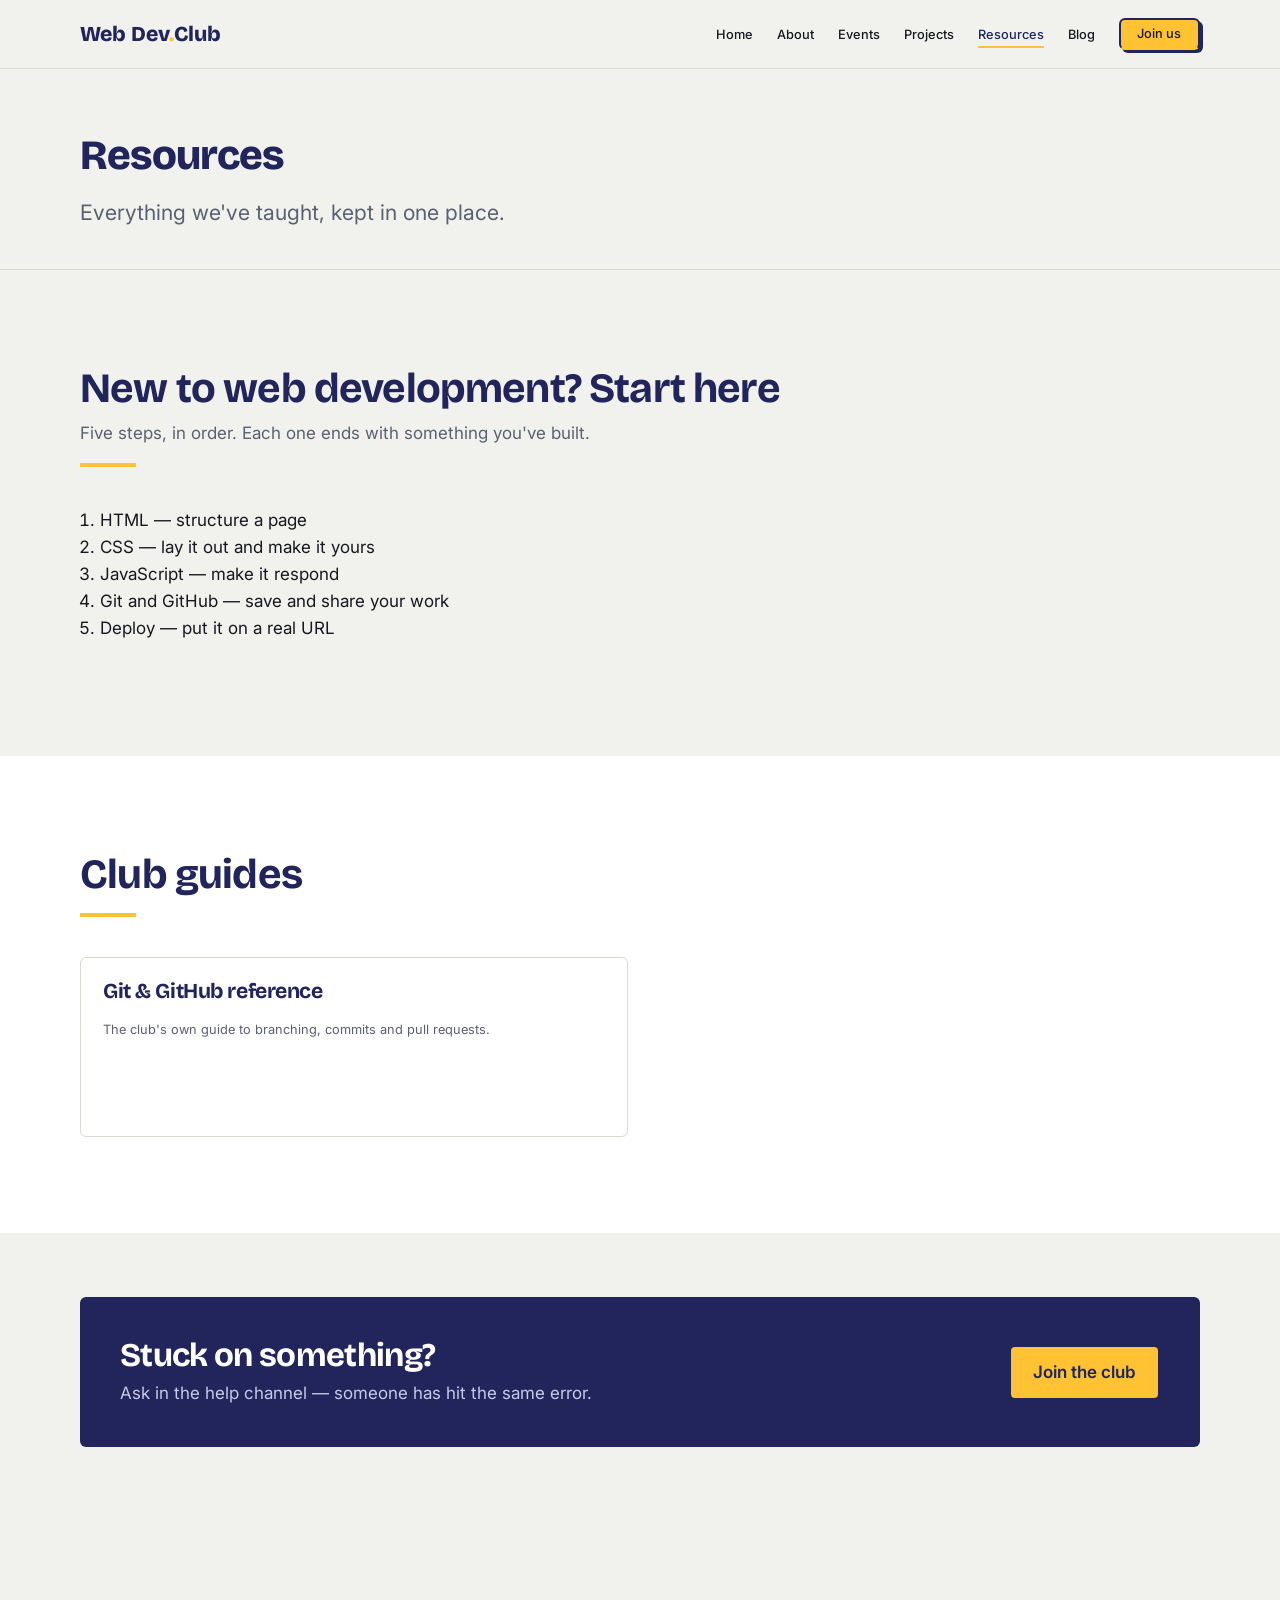
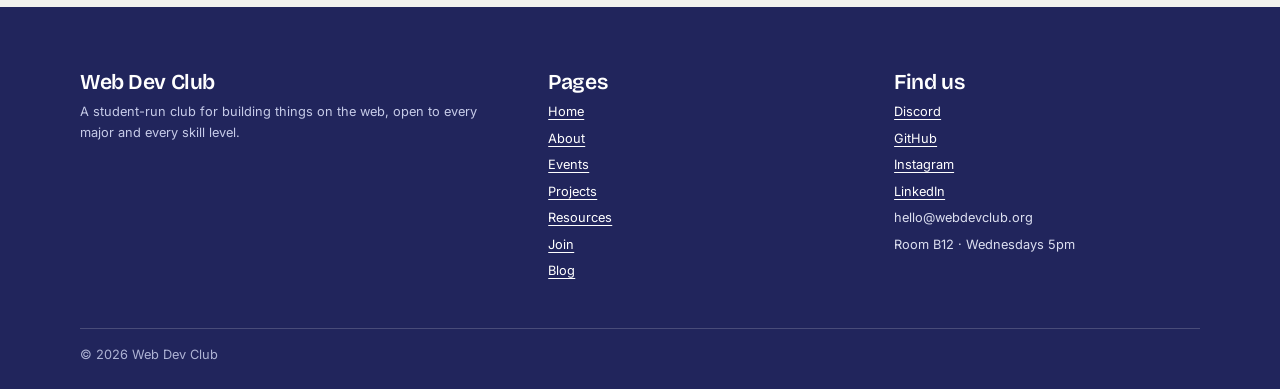
<file: resources.html>
<!DOCTYPE html>
<html lang="en">
<head>
<meta charset="utf-8">
<meta name="viewport" content="width=device-width, initial-scale=1">
<title>Resources — Web Dev Club</title>
<meta name="description" content="Guides, workshop slides and recommended learning material from the Web Dev Club.">

<link rel="preconnect" href="https://fonts.googleapis.com">
<link rel="preconnect" href="https://fonts.gstatic.com" crossorigin>
<link href="https://fonts.googleapis.com/css2?family=Bricolage+Grotesque:opsz,wght@12..96,400;12..96,700;12..96,800&family=Inter:wght@400;500;600;700&display=swap" rel="stylesheet">
<link rel="stylesheet" href="styles.css">
</head>
<body>

<a class="skip-link" href="#main">Skip to content</a>

<!-- NAVBAR — identical on all seven pages. Copy this block as-is;
     main.js adds the active-page marker automatically. -->
<header class="nav">
  <div class="wrap nav__inner">
    <a class="nav__logo" href="index.html">Web Dev<span>.</span>Club</a>
    <button class="nav__toggle" aria-expanded="false" aria-controls="nav-links">Menu</button>
    <ul class="nav__links" id="nav-links">
      <li><a href="index.html">Home</a></li>
      <li><a href="about.html">About</a></li>
      <li><a href="events.html">Events</a></li>
      <li><a href="projects.html">Projects</a></li>
      <li><a href="resources.html">Resources</a></li>
      <li><a href="blog.html">Blog</a></li>
      <li><a class="btn btn--join" href="join.html">Join us</a></li>
    </ul>
  </div>
</header>

<main id="main">

  <section class="page-head">
    <div class="wrap">
      <h1>Resources</h1>
      <p>Everything we've taught, kept in one place.</p>
    </div>
  </section>


  <section class="section">
    <div class="wrap">
      <div class="section-head">
        <h2>New to web development? Start here</h2>
        <p>Five steps, in order. Each one ends with something you've built.</p>
      </div>
      <ol>
        <li>HTML — structure a page</li>
        <li>CSS — lay it out and make it yours</li>
        <li>JavaScript — make it respond</li>
        <li>Git and GitHub — save and share your work</li>
        <li>Deploy — put it on a real URL</li>
      </ol>
    </div>
  </section>

  <!-- TODO (Esta): the rest of your Resources plan —
         1. Search / filter bar (level, type, topic)
         2. Workshop archive — title, date, presenter, slides, recording
         3. Guides and cheat sheets — your Git/GitHub guide goes here
         4. Recommended external resources
         5. Tools and setup guides
         6. FAQ -->

  <section class="section section--card">
    <div class="wrap">
      <div class="section-head">
        <h2>Club guides</h2>
      </div>
      <div class="grid grid--3">
        <div class="card">
          <h3>Git &amp; GitHub reference</h3>
          <p>The club's own guide to branching, commits and pull requests.</p>
        </div>
        <!-- Copy for each guide. -->
      </div>
    </div>
  </section>

  <section class="section section--tight">
    <div class="wrap">
      <div class="cta-band">
        <div>
          <h2>Stuck on something?</h2>
          <p>Ask in the help channel — someone has hit the same error.</p>
        </div>
        <a class="btn btn--join" href="join.html">Join the club</a>
      </div>
    </div>
  </section>

</main>

<!-- FOOTER — identical on all seven pages. -->
<footer class="footer">
  <div class="wrap">
    <div class="footer__cols">
      <div>
        <h4>Web Dev Club</h4>
        <p style="color:#c6cbe8;font-size:var(--step--1)">
          A student-run club for building things on the web, open to every
          major and every skill level.
        </p>
      </div>
      <div>
        <h4>Pages</h4>
        <ul>
          <li><a href="index.html">Home</a></li>
          <li><a href="about.html">About</a></li>
          <li><a href="events.html">Events</a></li>
          <li><a href="projects.html">Projects</a></li>
          <li><a href="resources.html">Resources</a></li>
          <li><a href="join.html">Join</a></li>
          <li><a href="blog.html">Blog</a></li>
        </ul>
      </div>
      <div>
        <h4>Find us</h4>
        <ul>
          <li><a href="#">Discord</a></li>
          <li><a href="#">GitHub</a></li>
          <li><a href="#">Instagram</a></li>
          <li><a href="#">LinkedIn</a></li>
          <li>hello@webdevclub.org</li>
          <li>Room B12 · Wednesdays 5pm</li>
        </ul>
      </div>
    </div>
    <div class="footer__bottom">© 2026 Web Dev Club</div>
  </div>
</footer>

<script src="data/events.js"></script>
<script src="data/projects.js"></script>
<script src="main.js"></script>
</body>
</html>
</file>
<file: styles.css>
/* ==========================================================================
   Web Dev Club — shared stylesheet
   Loaded by all seven pages. Organised as:
     1. Tokens        2. Base        3. Layout helpers
     4. Navbar        5. Footer      6. Buttons
     7. Cards & grids 8. Hero        9. Page sections
    10. Utilities    11. Responsive
   ========================================================================== */

/* 1. TOKENS ---------------------------------------------------------------
   Every colour, size and spacing value in the site comes from here.
   Change a value once and it updates on all seven pages.                    */
:root {
  /* colour */
  --ink:        #16181d;   /* body text                     */
  --indigo:     #21255c;   /* headings, nav, primary button */
  --indigo-alt: #343a86;   /* hover state for indigo        */
  --marigold:   #ffc233;   /* accent: rules, highlights     */
  --slate:      #5b6070;   /* secondary text                */
  --paper:      #f1f2ee;   /* page background               */
  --card:       #ffffff;   /* raised surfaces               */
  --line:       #d8dad2;   /* hairline borders              */

  /* type scale — 1.25 ratio off a 17px base */
  --step--1: 0.8rem;
  --step-0:  1.0625rem;
  --step-1:  1.33rem;
  --step-2:  1.66rem;
  --step-3:  2.07rem;
  --step-4:  2.6rem;
  --step-5:  3.4rem;

  /* spacing */
  --s-1: 0.5rem;
  --s-2: 1rem;
  --s-3: 1.5rem;
  --s-4: 2.5rem;
  --s-5: 4rem;
  --s-6: 6rem;

  --radius: 6px;
  --measure: 66ch;          /* max comfortable line length */
  --wrap: 1120px;           /* max content width           */
}

/* 2. BASE ---------------------------------------------------------------- */
*, *::before, *::after { box-sizing: border-box; }

html { scroll-behavior: smooth; }

body {
  margin: 0;
  background: var(--paper);
  color: var(--ink);
  font-family: Inter, "Helvetica Neue", Arial, sans-serif;
  font-size: var(--step-0);
  line-height: 1.6;
  -webkit-font-smoothing: antialiased;
}

h1, h2, h3, h4 {
  font-family: "Bricolage Grotesque", Inter, sans-serif;
  color: var(--indigo);
  line-height: 1.1;
  letter-spacing: -0.02em;
  margin: 0 0 var(--s-2);
}

h1 { font-size: var(--step-5); font-weight: 800; }
h2 { font-size: var(--step-4); font-weight: 700; }
h3 { font-size: var(--step-2); font-weight: 700; }
h4 { font-size: var(--step-1); font-weight: 600; }

p  { margin: 0 0 var(--s-2); max-width: var(--measure); }

a  { color: var(--indigo); text-decoration-thickness: 1px; text-underline-offset: 3px; }
a:hover { color: var(--indigo-alt); }

img { max-width: 100%; height: auto; display: block; }

ul, ol { padding-left: 1.2em; }

/* Keyboard users must always be able to see where they are. */
:focus-visible {
  outline: 3px solid var(--indigo);
  outline-offset: 3px;
}

/* Skip link — first thing a screen reader or tab press reaches. */
.skip-link {
  position: absolute; left: -9999px;
  background: var(--indigo); color: #fff;
  padding: var(--s-1) var(--s-2); z-index: 100;
}
.skip-link:focus { left: var(--s-2); top: var(--s-2); }

/* 3. LAYOUT HELPERS ------------------------------------------------------ */
.wrap {
  width: min(100% - 2.5rem, var(--wrap));
  margin-inline: auto;
}

/* Vertical rhythm between major page sections. Applied to <section>, so
   don't also add margins on the sections themselves — they will fight. */
.section { padding-block: var(--s-6); }
.section--tight { padding-block: var(--s-5); }
.section--paper { background: var(--paper); }
.section--card  { background: var(--card); }

/* Section heading with a marigold rule that grows with the text above it. */
.section-head { margin-bottom: var(--s-4); }
.section-head h2 { margin-bottom: var(--s-1); }
.section-head p { color: var(--slate); margin: 0; }
.section-head::after {
  content: "";
  display: block;
  width: 3.5rem; height: 4px;
  background: var(--marigold);
  margin-top: var(--s-2);
}

/* 4. NAVBAR -------------------------------------------------------------- */
.nav {
  position: sticky; top: 0; z-index: 50;
  background: var(--paper);
  border-bottom: 1px solid var(--line);
}
.nav__inner {
  display: flex; align-items: center; gap: var(--s-3);
  min-height: 68px;
}
.nav__logo {
  font-family: "Bricolage Grotesque", Inter, sans-serif;
  font-weight: 800; font-size: var(--step-1);
  color: var(--indigo); text-decoration: none;
  margin-right: auto;
}
.nav__logo span { color: var(--marigold); }

.nav__links {
  display: flex; align-items: center; gap: var(--s-3);
  list-style: none; margin: 0; padding: 0;
}
.nav__links a {
  color: var(--ink); text-decoration: none;
  font-size: var(--step--1); font-weight: 500;
  padding-block: 4px;
  border-bottom: 2px solid transparent;
}
.nav__links a:hover { border-bottom-color: var(--line); }

/* Active page marker — add class="is-current" on the matching link. */
.nav__links a.is-current {
  color: var(--indigo);
  border-bottom-color: var(--marigold);
}

.nav__toggle {
  display: none;
  background: none; border: 1px solid var(--line);
  border-radius: var(--radius);
  padding: 6px 10px; font-size: var(--step-0); cursor: pointer;
}

/* 5. FOOTER -------------------------------------------------------------- */
.footer {
  background: var(--indigo);
  color: #dcdff0;
  padding-block: var(--s-5) var(--s-3);
  margin-top: var(--s-6);
}
.footer a { color: #fff; }
.footer h4 { color: #fff; margin-bottom: var(--s-1); }
.footer__cols {
  display: grid;
  grid-template-columns: 1.4fr 1fr 1fr;
  gap: var(--s-4);
}
.footer ul { list-style: none; padding: 0; margin: 0; }
.footer li { margin-bottom: 6px; font-size: var(--step--1); }
.footer__bottom {
  border-top: 1px solid rgba(255,255,255,.18);
  margin-top: var(--s-4); padding-top: var(--s-2);
  font-size: var(--step--1); color: #aeb3d4;
}

/* 6. BUTTONS ------------------------------------------------------------- */
.btn {
  display: inline-block;
  font: inherit; font-weight: 600;
  padding: 0.7em 1.3em;
  border-radius: var(--radius);
  border: 2px solid var(--indigo);
  text-decoration: none;
  cursor: pointer;
  transition: transform .12s ease, background-color .12s ease;
}
.btn--primary { background: var(--indigo); color: #fff; }
.btn--primary:hover { background: var(--indigo-alt); color: #fff; }
.btn--ghost { background: transparent; color: var(--indigo); }
.btn--ghost:hover { background: rgba(33,37,92,.07); }

/* The single loud element on the page: the join button carries a hard
   offset shadow so it reads as the one thing to press. */
.btn--join {
  background: var(--marigold);
  border-color: var(--indigo);
  color: var(--indigo);
  box-shadow: 3px 3px 0 var(--indigo);
}
.btn--join:hover { transform: translate(-1px, -1px); box-shadow: 4px 4px 0 var(--indigo); }
.btn--join:active { transform: translate(2px, 2px); box-shadow: 1px 1px 0 var(--indigo); }

/* 7. CARDS & GRIDS ------------------------------------------------------- */
.grid { display: grid; gap: var(--s-3); }
.grid--2 { grid-template-columns: repeat(2, 1fr); }
.grid--3 { grid-template-columns: repeat(3, 1fr); }
.grid--4 { grid-template-columns: repeat(4, 1fr); }

.card {
  background: var(--card);
  border: 1px solid var(--line);
  border-radius: var(--radius);
  padding: var(--s-3);
}
.card h3 { font-size: var(--step-1); }
.card p  { color: var(--slate); font-size: var(--step--1); margin-bottom: 0; }

/* Project card — image on top, tags at the bottom. */
.project-card { padding: 0; overflow: hidden; display: flex; flex-direction: column; }
.project-card__thumb {
  aspect-ratio: 16 / 10;
  background: linear-gradient(135deg, #e7e9f5, #d5d9ee);
  display: grid; place-items: center;
  color: var(--indigo); font-weight: 700;
  border-bottom: 1px solid var(--line);
}
.project-card__body { padding: var(--s-3); flex: 1; display: flex; flex-direction: column; }
.project-card__links { margin-top: auto; padding-top: var(--s-2); display: flex; gap: var(--s-2); font-size: var(--step--1); }

.tags { display: flex; flex-wrap: wrap; gap: 6px; margin: var(--s-2) 0 0; padding: 0; list-style: none; }
.tag {
  font-size: 0.72rem; font-weight: 600;
  background: var(--paper);
  border: 1px solid var(--line);
  border-radius: 999px;
  padding: 2px 9px;
  color: var(--slate);
}
.tag--status { background: var(--marigold); border-color: var(--marigold); color: var(--indigo); }

/* Event row — date block on the left, detail on the right. */
.event {
  display: grid;
  grid-template-columns: 78px 1fr auto;
  gap: var(--s-3);
  align-items: center;
  background: var(--card);
  border: 1px solid var(--line);
  border-radius: var(--radius);
  padding: var(--s-2) var(--s-3);
  margin-bottom: var(--s-2);
}
.event__date {
  text-align: center;
  border-right: 1px solid var(--line);
  padding-right: var(--s-2);
  line-height: 1.1;
}
.event__day   { font-size: var(--step-2); font-weight: 800; color: var(--indigo); display: block; }
.event__month { font-size: var(--step--1); color: var(--slate); }
.event__title { margin: 0; font-size: var(--step-1); }
.event__meta  { margin: 2px 0 0; font-size: var(--step--1); color: var(--slate); }

/* 8. HERO ----------------------------------------------------------------
   The hero is the club's own subject matter made literal: the source on
   the left, the rendered result on the right. It is the one deliberately
   loud moment on the site — everything after it stays quiet.              */
.hero { padding-block: var(--s-6) var(--s-5); }
.hero__grid {
  display: grid;
  grid-template-columns: 1fr 1fr;
  gap: var(--s-4);
  align-items: center;
}
.hero h1 { margin-bottom: var(--s-2); }
.hero__lede { font-size: var(--step-1); color: var(--slate); }
.hero__actions { display: flex; gap: var(--s-2); flex-wrap: wrap; margin-top: var(--s-3); }

.code-pane {
  background: #1b1e3d;
  border-radius: var(--radius);
  overflow: hidden;
  font-family: ui-monospace, "SF Mono", Menlo, Consolas, monospace;
  font-size: 0.82rem;
  box-shadow: 8px 8px 0 rgba(33,37,92,.14);
}
.code-pane__bar {
  display: flex; align-items: center; gap: 6px;
  padding: 8px 12px;
  background: #151833;
  color: #8f97c9;
  font-size: 0.72rem;
}
.code-pane__dot { width: 9px; height: 9px; border-radius: 50%; background: #3c4276; }
.code-pane__dot:first-child { background: var(--marigold); }
.code-pane pre { margin: 0; padding: var(--s-3); color: #cfd4f2; overflow-x: auto; }
.code-pane .t  { color: #7fd1c3; }  /* tag       */
.code-pane .a  { color: var(--marigold); }  /* attribute */
.code-pane .s  { color: #f5a9c0; }  /* string    */

/* 9. PAGE SECTIONS ------------------------------------------------------- */
.page-head { padding-block: var(--s-5) var(--s-4); border-bottom: 1px solid var(--line); }
.page-head h1 { font-size: var(--step-4); }
.page-head p  { color: var(--slate); font-size: var(--step-1); margin: 0; }

/* Stats bar */
.stats { display: grid; grid-template-columns: repeat(4, 1fr); gap: var(--s-3); }
.stat__num {
  font-family: "Bricolage Grotesque", Inter, sans-serif;
  font-size: var(--step-4); font-weight: 800; color: var(--indigo);
  line-height: 1;
}
.stat__label { font-size: var(--step--1); color: var(--slate); }

/* Quote */
.quote {
  border-left: 4px solid var(--marigold);
  padding-left: var(--s-3);
  font-size: var(--step-1);
  color: var(--ink);
}
.quote cite { display: block; font-size: var(--step--1); font-style: normal; color: var(--slate); margin-top: var(--s-1); }

/* Full-width call to action band */
.cta-band {
  background: var(--indigo);
  color: #fff;
  border-radius: var(--radius);
  padding: var(--s-4);
  display: flex; align-items: center; justify-content: space-between;
  gap: var(--s-3); flex-wrap: wrap;
}
.cta-band h2 { color: #fff; margin: 0; font-size: var(--step-3); }
.cta-band p { color: #c6cbe8; margin: 6px 0 0; }

/* Tech strip */
.tech { display: flex; flex-wrap: wrap; gap: var(--s-2); list-style: none; padding: 0; margin: 0; }
.tech li {
  background: var(--card);
  border: 1px solid var(--line);
  border-radius: var(--radius);
  padding: var(--s-1) var(--s-2);
  font-weight: 600; font-size: var(--step--1);
}

/* 10. UTILITIES ---------------------------------------------------------- */
.visually-hidden {
  position: absolute; width: 1px; height: 1px;
  overflow: hidden; clip: rect(0 0 0 0); white-space: nowrap;
}
.loading { color: var(--slate); font-size: var(--step--1); }

/* 11. RESPONSIVE --------------------------------------------------------- */
@media (max-width: 900px) {
  :root { --step-5: 2.6rem; --step-4: 2.1rem; }
  .hero__grid { grid-template-columns: 1fr; }
  .grid--4 { grid-template-columns: repeat(2, 1fr); }
  .grid--3 { grid-template-columns: repeat(2, 1fr); }
  .footer__cols { grid-template-columns: 1fr 1fr; }
  .stats { grid-template-columns: repeat(2, 1fr); }

  /* Nav collapses to a toggle below 900px. */
  .nav__toggle { display: block; }
  .nav__links {
    display: none;
    position: absolute; left: 0; right: 0; top: 68px;
    flex-direction: column; align-items: flex-start;
    gap: 0;
    background: var(--paper);
    border-bottom: 1px solid var(--line);
    padding: var(--s-2) 1.25rem var(--s-3);
  }
  .nav__links.is-open { display: flex; }
  .nav__links li { width: 100%; padding-block: 6px; }
}

@media (max-width: 600px) {
  .grid--4, .grid--3, .grid--2 { grid-template-columns: 1fr; }
  .footer__cols { grid-template-columns: 1fr; }
  .event { grid-template-columns: 60px 1fr; }
  .event__actions { grid-column: 1 / -1; }
  .section { padding-block: var(--s-5); }
}

/* Anyone who has asked their system to reduce motion gets none of it. */
@media (prefers-reduced-motion: reduce) {
  html { scroll-behavior: auto; }
  * { transition: none !important; animation: none !important; }
}

/* ==========================================================================
   12. INTERACTION — filters, forms, and the one page-load reveal
   Added after the base system. Everything here degrades to a usable
   static page if JavaScript fails or motion is switched off.
   ========================================================================== */

/* --- Filter bar (Projects page) ----------------------------------------- */
.filters {
  display: flex; flex-wrap: wrap; align-items: center; gap: var(--s-1);
  margin-bottom: var(--s-3);
}
.filters__label {
  font-size: var(--step--1); color: var(--slate);
  margin-right: var(--s-1);
}
.filter {
  font: inherit; font-size: var(--step--1); font-weight: 600;
  background: var(--card);
  border: 1px solid var(--line);
  border-radius: 999px;
  padding: 5px 14px;
  color: var(--slate);
  cursor: pointer;
}
.filter:hover { border-color: var(--indigo); color: var(--indigo); }
.filter[aria-pressed="true"] {
  background: var(--indigo); border-color: var(--indigo); color: #fff;
}
.filter-count { font-size: var(--step--1); color: var(--slate); margin-left: auto; }

/* Cards settle into place when a filter changes — motion that explains
   what just happened, not decoration. */
.project-card { animation: settle .28s ease both; }
@keyframes settle {
  from { opacity: 0; transform: translateY(6px); }
  to   { opacity: 1; transform: none; }
}

/* --- Form --------------------------------------------------------------- */
.form { max-width: 34rem; }
.field { margin-bottom: var(--s-3); }
.field label {
  display: block; font-weight: 600; font-size: var(--step--1);
  margin-bottom: 6px;
}
.field input, .field select, .field textarea {
  font: inherit; width: 100%;
  padding: 0.6em 0.75em;
  background: var(--card);
  border: 1px solid var(--line);
  border-radius: var(--radius);
  color: var(--ink);
}
.field input:focus, .field select:focus, .field textarea:focus {
  border-color: var(--indigo);
}
.field textarea { min-height: 5.5rem; resize: vertical; }
.field__hint { font-size: var(--step--1); color: var(--slate); margin: 4px 0 0; }

/* Errors name what went wrong and how to fix it. */
.field--invalid input, .field--invalid select { border-color: #b3261e; }
.field__error {
  display: none;
  font-size: var(--step--1); color: #b3261e; margin: 5px 0 0;
}
.field--invalid .field__error { display: block; }

.form__status { margin-top: var(--s-2); font-size: var(--step--1); color: #b3261e; }

/* Success panel replaces the form once it validates. */
.form-success {
  background: var(--card);
  border: 1px solid var(--line);
  border-left: 4px solid var(--marigold);
  border-radius: var(--radius);
  padding: var(--s-3);
  max-width: 34rem;
  animation: settle .3s ease both;
}
.form-success h3 { margin-bottom: var(--s-1); }
.form-success ol { margin: var(--s-2) 0 0; color: var(--slate); font-size: var(--step--1); }

/* --- Hero reveal --------------------------------------------------------
   One orchestrated sequence, once, on the home page only. Nothing else on
   the site animates on scroll. */
.js .reveal { opacity: 0; transform: translateY(10px); }
.is-ready .reveal {
  animation: reveal .5s cubic-bezier(.2,.7,.3,1) both;
}
.is-ready .reveal:nth-child(1) { animation-delay: .05s; }
.is-ready .reveal:nth-child(2) { animation-delay: .15s; }
.is-ready .reveal:nth-child(3) { animation-delay: .25s; }
@keyframes reveal { to { opacity: 1; transform: none; } }

/* The code pane types its last line in once, drawing the eye to the
   sentence that explains the club. */
.type-line { border-right: 2px solid var(--marigold); }
.is-ready .type-line { animation: caret 1s step-end 6; }
@keyframes caret { 50% { border-color: transparent; } }

/* Counters animate from zero, so the numbers read as a result, not decor. */
.stat__num { font-variant-numeric: tabular-nums; }

/* Without the .js class (set by a tiny inline script) nothing is hidden,
   so a page with JavaScript disabled still shows all its content. */

@media (prefers-reduced-motion: reduce) {
  .reveal, .is-ready .reveal, .project-card, .form-success {
    opacity: 1 !important; transform: none !important; animation: none !important;
  }
}
/* Make the officer cards wider */
.section--card .grid {
   grid-template-columns: repeat(2,1fr);
   gap: 24px;
}
.section--card .card {
  padding: 22px;
  min-height: 180px;
}
</file>
